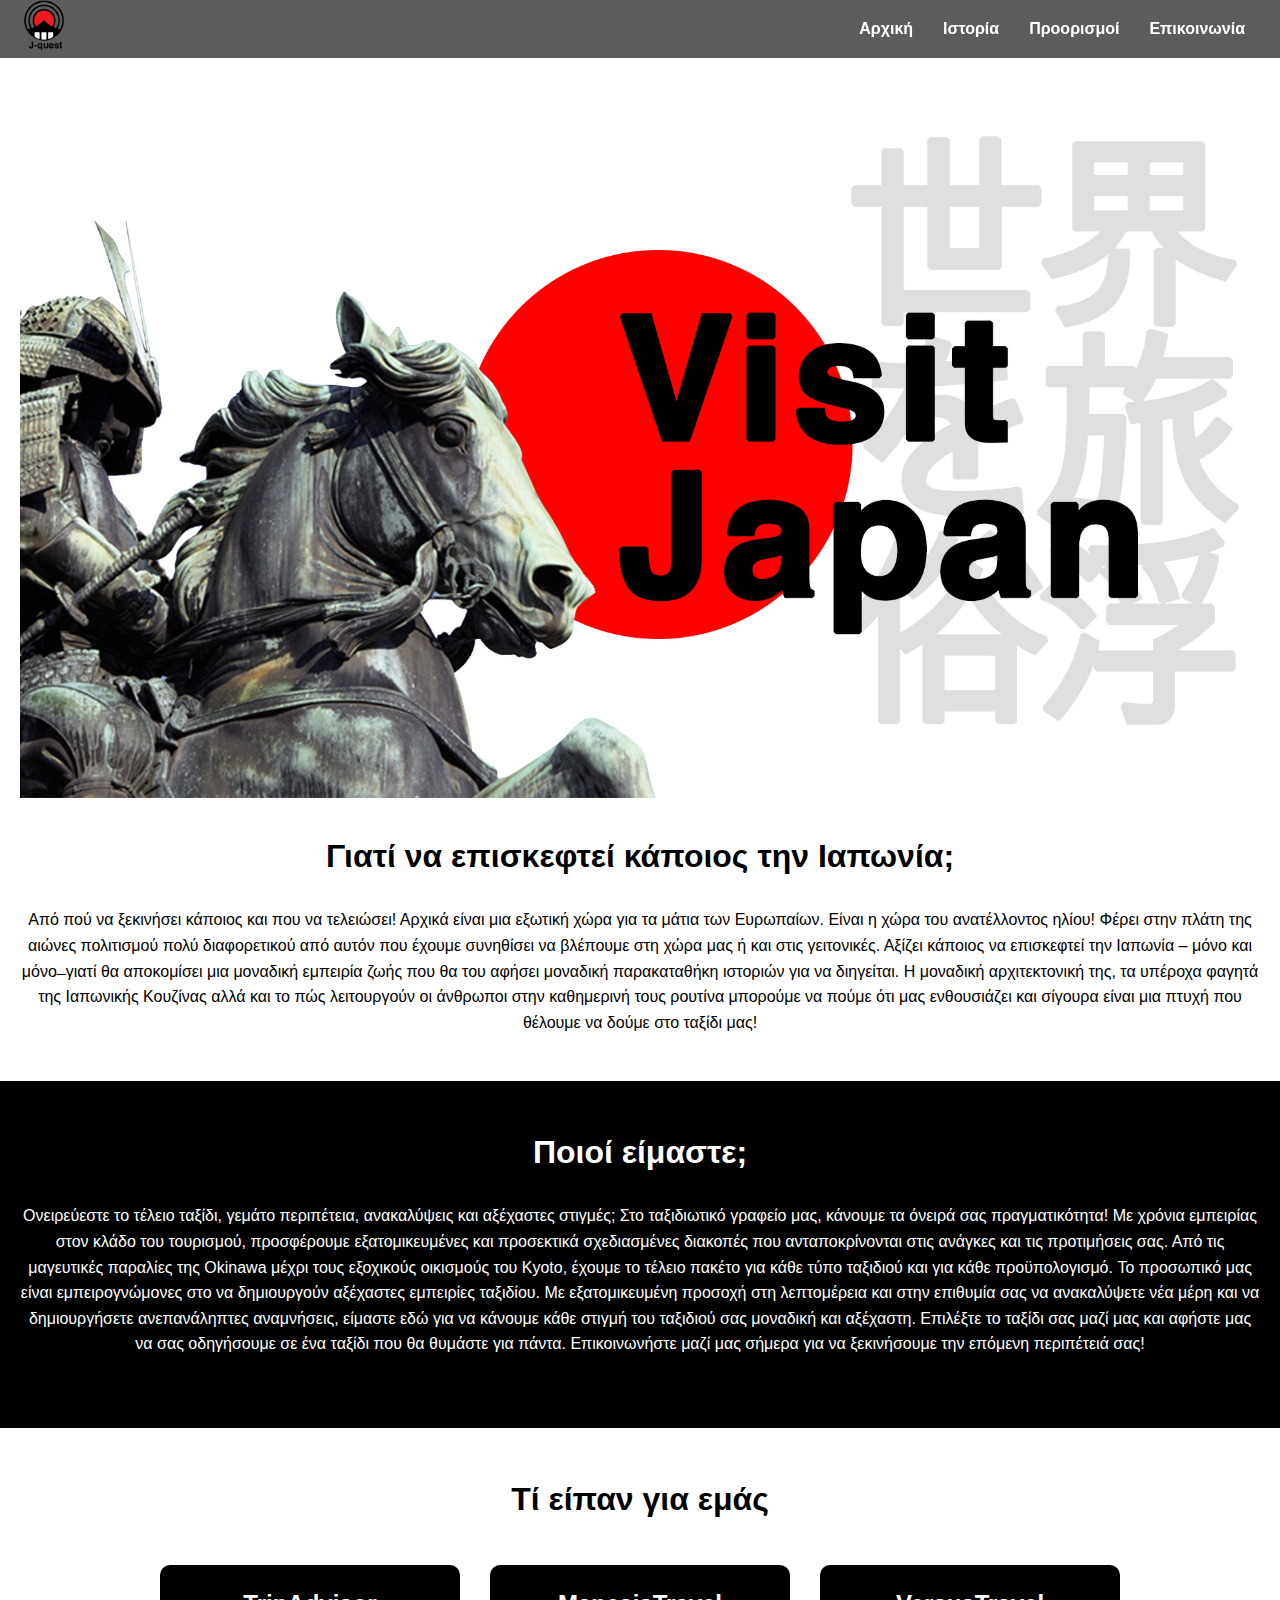
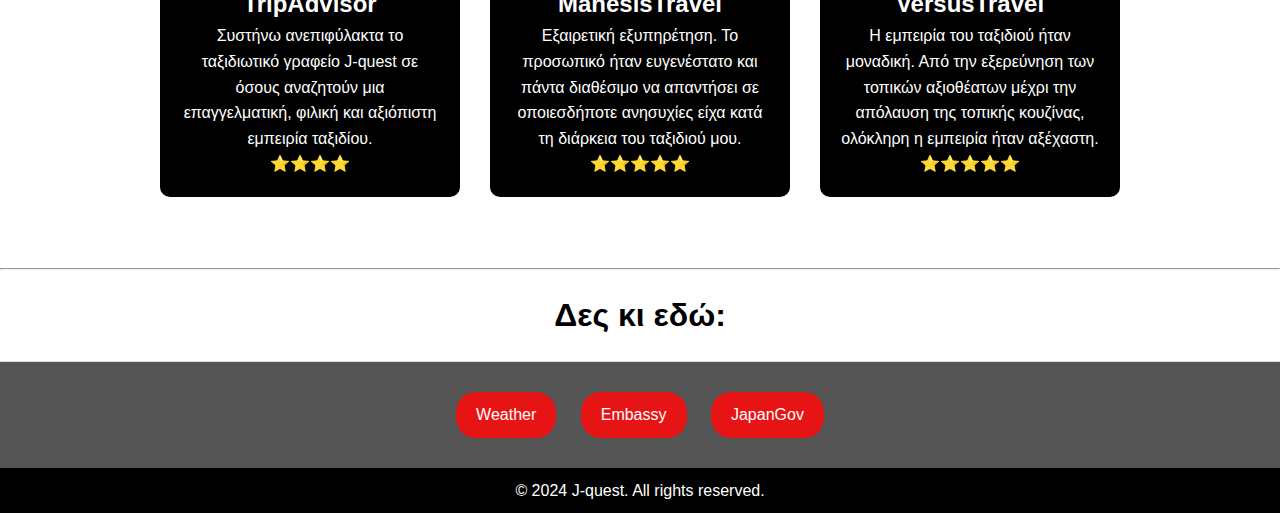
<file: index.html>
<!DOCTYPE html>
<html lang="en">
<head>
    <meta charset="UTF-8">
    <meta name="viewport" content="width=device-width, initial-scale=1.0">
    <title>Visit Japan</title>
    <link rel="stylesheet" href="style.css">
    <link rel="icon" type="image/x-icon" href="./Untitled-1.png">
   
</head>
<body>
    <header>
        <nav>
            <div class="logo">
                <a href="index.html">
                <img src="./Untitled-1.png" alt="Logo">
                </a>
            </div>
            
            <ul class="menu">
                <li><a href="index.html">Αρχική</a></li>
                <li><a href="history.html">Ιστορία</a></li>
                <li><a href="destination.html">Προορισμοί</a></li>
                <li><a href="form.html">Επικοινωνία</a></li>
            </ul>
        </nav>
    </header>

 

    <main>
        <section id="home" class="content"> 
            
            <img src="./firtspage2.jpg"><br><br>
            <h1>Γιατί να επισκεφτεί κάποιος την Ιαπωνία;</h1> <br>
            <p>Από πού να ξεκινήσει κάποιος και που να τελειώσει! Αρχικά είναι μια εξωτική χώρα για τα μάτια των Ευρωπαίων. Είναι η χώρα του ανατέλλοντος ηλίου! Φέρει στην πλάτη της αιώνες πολιτισμού πολύ διαφορετικού από αυτόν που έχουμε συνηθίσει να βλέπουμε στη χώρα μας ή και στις γειτονικές. Αξίζει κάποιος να επισκεφτεί την Ιαπωνία –  μόνο και μόνο  ̶  γιατί θα αποκομίσει μια μοναδική εμπειρία ζωής που θα του αφήσει μοναδική παρακαταθήκη ιστοριών για να διηγείται. Η μοναδική αρχιτεκτονική της, τα υπέροχα φαγητά της Ιαπωνικής Κουζίνας αλλά και το πώς λειτουργούν οι άνθρωποι στην καθημερινή τους ρουτίνα μπορούμε να πούμε ότι μας ενθουσιάζει και σίγουρα είναι μια πτυχή που θέλουμε να δούμε στο ταξίδι μας!</p>
        </section><br>
        <section class="content2">
            <br><h1>Ποιοί είμαστε;</h1> <br>
            <p>Ονειρεύεστε το τέλειο ταξίδι, γεμάτο περιπέτεια, ανακαλύψεις και αξέχαστες στιγμές; Στο ταξιδιωτικό γραφείο μας, κάνουμε τα όνειρά σας πραγματικότητα!

                Με χρόνια εμπειρίας στον κλάδο του τουρισμού, προσφέρουμε εξατομικευμένες και προσεκτικά σχεδιασμένες διακοπές που ανταποκρίνονται στις ανάγκες και τις προτιμήσεις σας. Από τις μαγευτικές παραλίες της Okinawa μέχρι τους εξοχικούς οικισμούς του Kyoto, έχουμε το τέλειο πακέτο για κάθε τύπο ταξιδιού και για κάθε προϋπολογισμό.
                
                To προσωπικό μας είναι εμπειρογνώμονες στο να δημιουργούν αξέχαστες εμπειρίες ταξιδίου. Με εξατομικευμένη προσοχή στη λεπτομέρεια και στην επιθυμία σας να ανακαλύψετε νέα μέρη και να δημιουργήσετε ανεπανάληπτες αναμνήσεις, είμαστε εδώ για να κάνουμε κάθε στιγμή του ταξιδιού σας μοναδική και αξέχαστη.
                
                Επιλέξτε το ταξίδι σας μαζί μας και αφήστε μας να σας οδηγήσουμε σε ένα ταξίδι που θα θυμάστε για πάντα. Επικοινωνήστε μαζί μας σήμερα για να ξεκινήσουμε την επόμενη περιπέτειά σας!</p> <br><br>
        </section>


       <br> <section class="content">
            <h1>Τί είπαν για εμάς</h1>

        </section>
        <section class="content">
            <div class="columns">
                <div class="column">
                    <h2>TripAdvisor</h2>
                    <p>Συστήνω ανεπιφύλακτα το ταξιδιωτικό γραφείο J-quest σε όσους αναζητούν μια επαγγελματική, φιλική και αξιόπιστη εμπειρία ταξιδίου. <br>⭐⭐⭐⭐</p>
                </div>
                <div class="column">
                    <h2>ManesisTravel</h2>
                    <p> Εξαιρετική εξυπηρέτηση. Το προσωπικό ήταν ευγενέστατο και  πάντα διαθέσιμο να απαντήσει σε οποιεσδήποτε ανησυχίες είχα κατά τη διάρκεια του ταξιδιού μου. <br>⭐⭐⭐⭐⭐</p>
                </div>
                <div class="column">
                    <h2>VersusTravel</h2>
                    <p>Η εμπειρία του ταξιδιού ήταν μοναδική. Από την εξερεύνηση των τοπικών αξιοθέατων μέχρι την απόλαυση της τοπικής κουζίνας, ολόκληρη η εμπειρία ήταν αξέχαστη. <br>⭐⭐⭐⭐⭐</p>
                </div>
                
            </div>
        </section> <br> <br>
        <hr>
        <section class="content">
            <h1>Δες κι εδώ:</h1>

        </section>
        <section class="buttons-section">
    
            <a href="https://www.accuweather.com/en/jp/tokyo/226396/weather-forecast/226396" target="_blank" rel="noopener noreferrer" class="btn">Weather</a>
            <a href="https://www.gr.emb-japan.go.jp/itprtop_el/index.html" target="_blank" rel="noopener noreferrer" class="btn">Embassy</a>
            <a href="https://www.japan.go.jp/" target="_blank" rel="noopener noreferrer" class="btn">JapanGov</a>
        </section>

    </main>

    <footer>
        <p>&copy; 2024 J-quest. All rights reserved.</p>
    </footer>
</body>
</html>
</file>
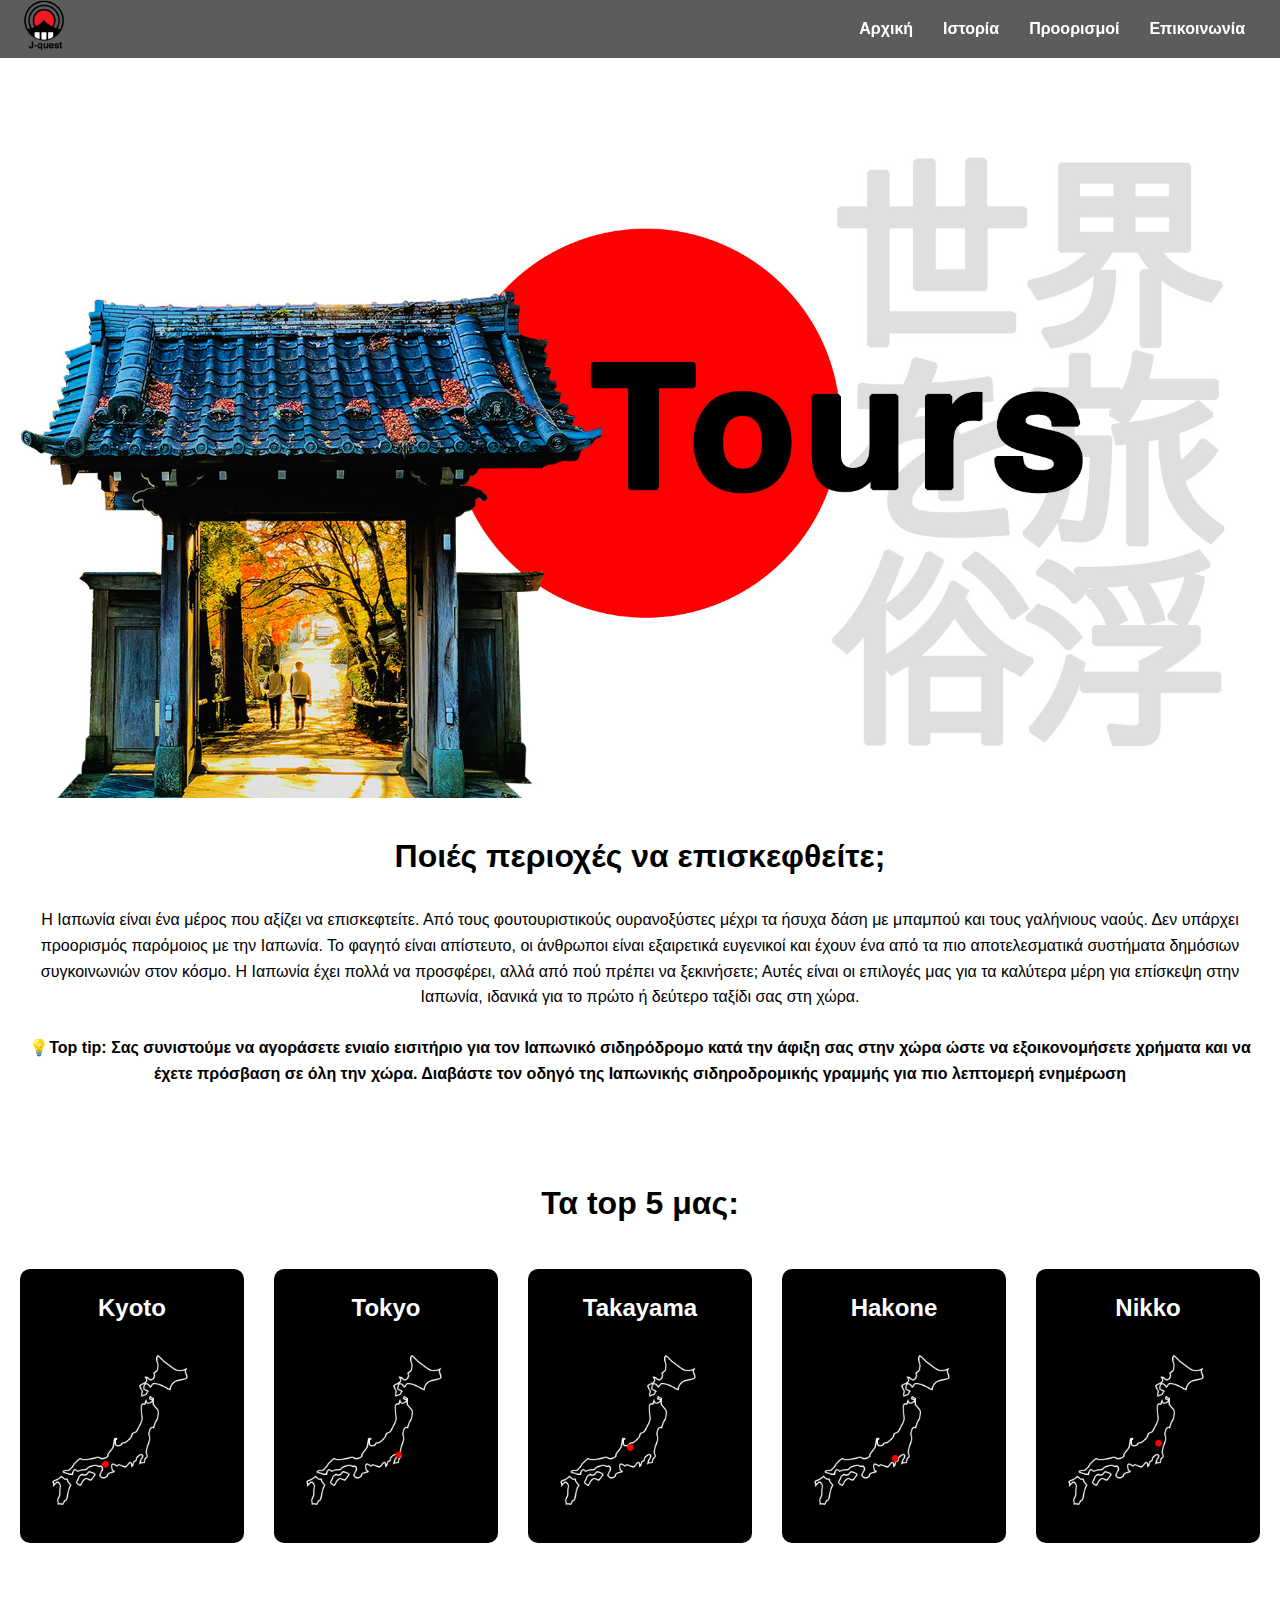
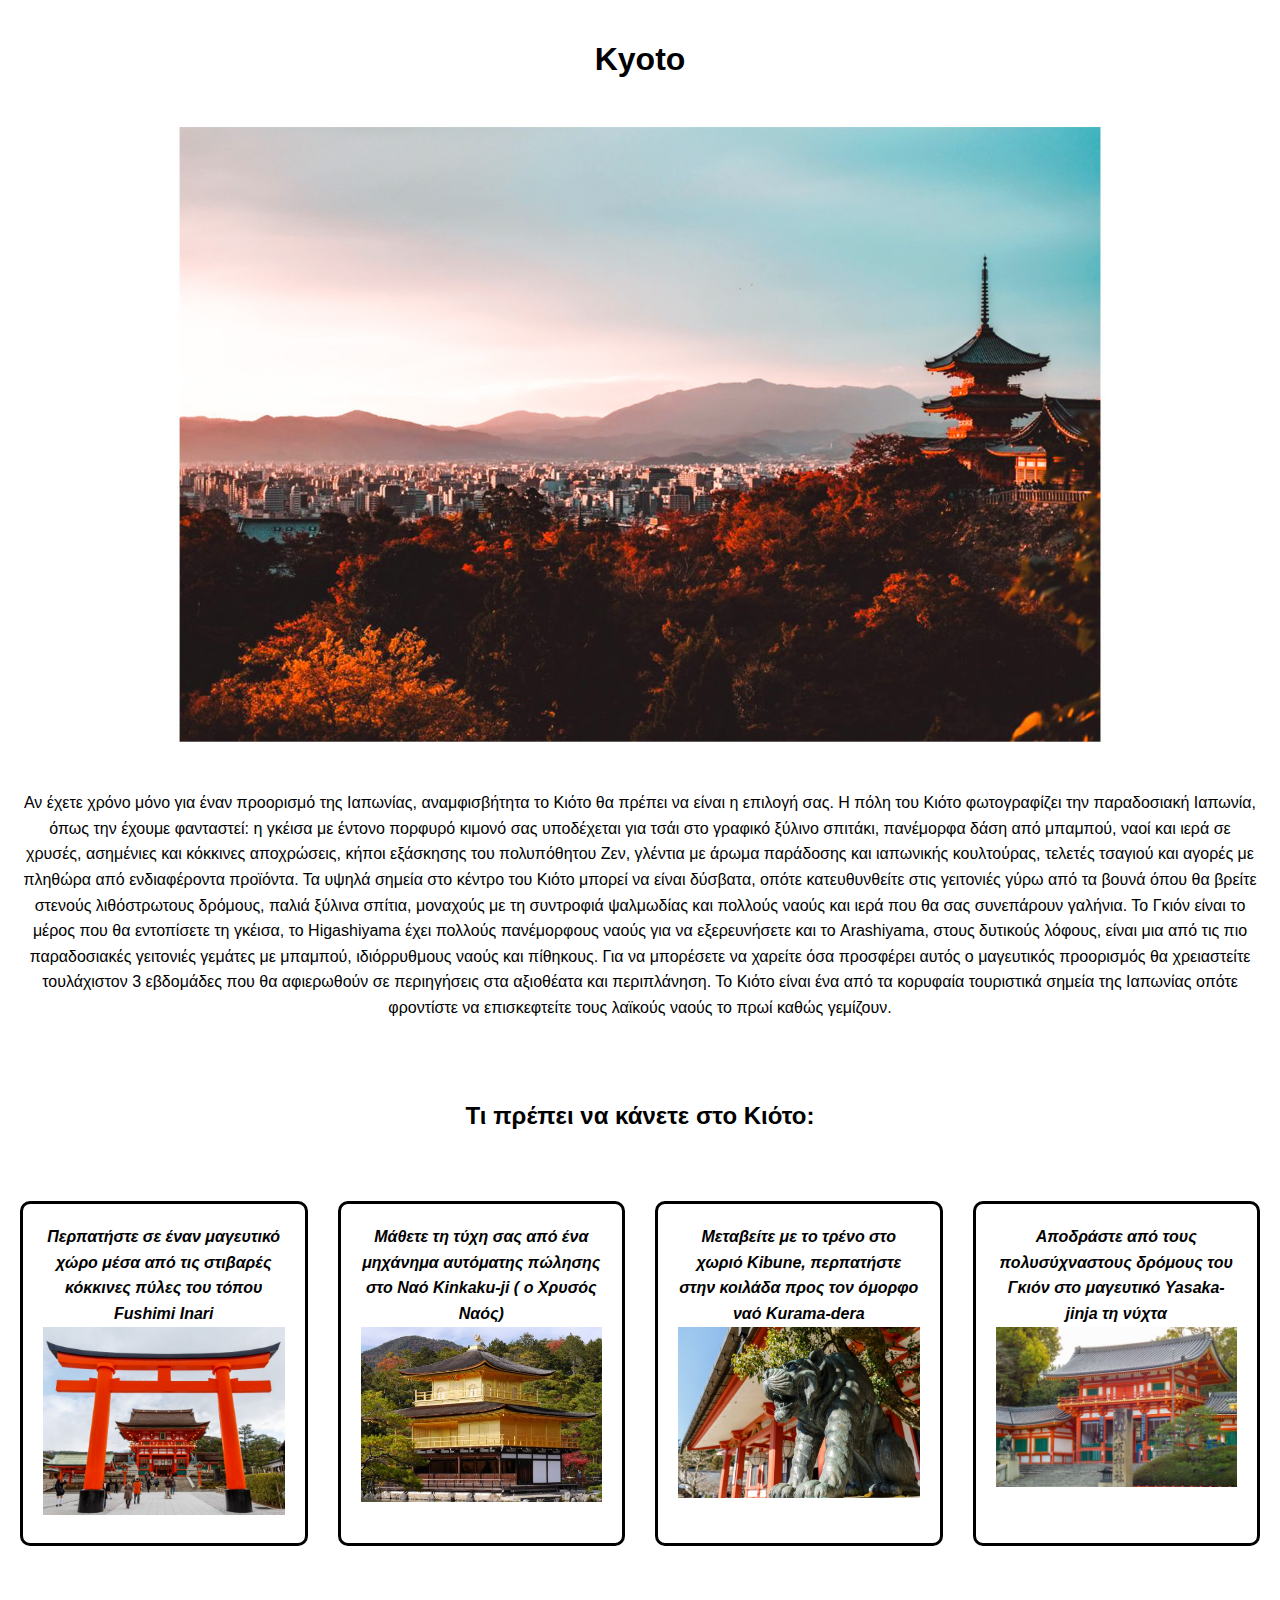
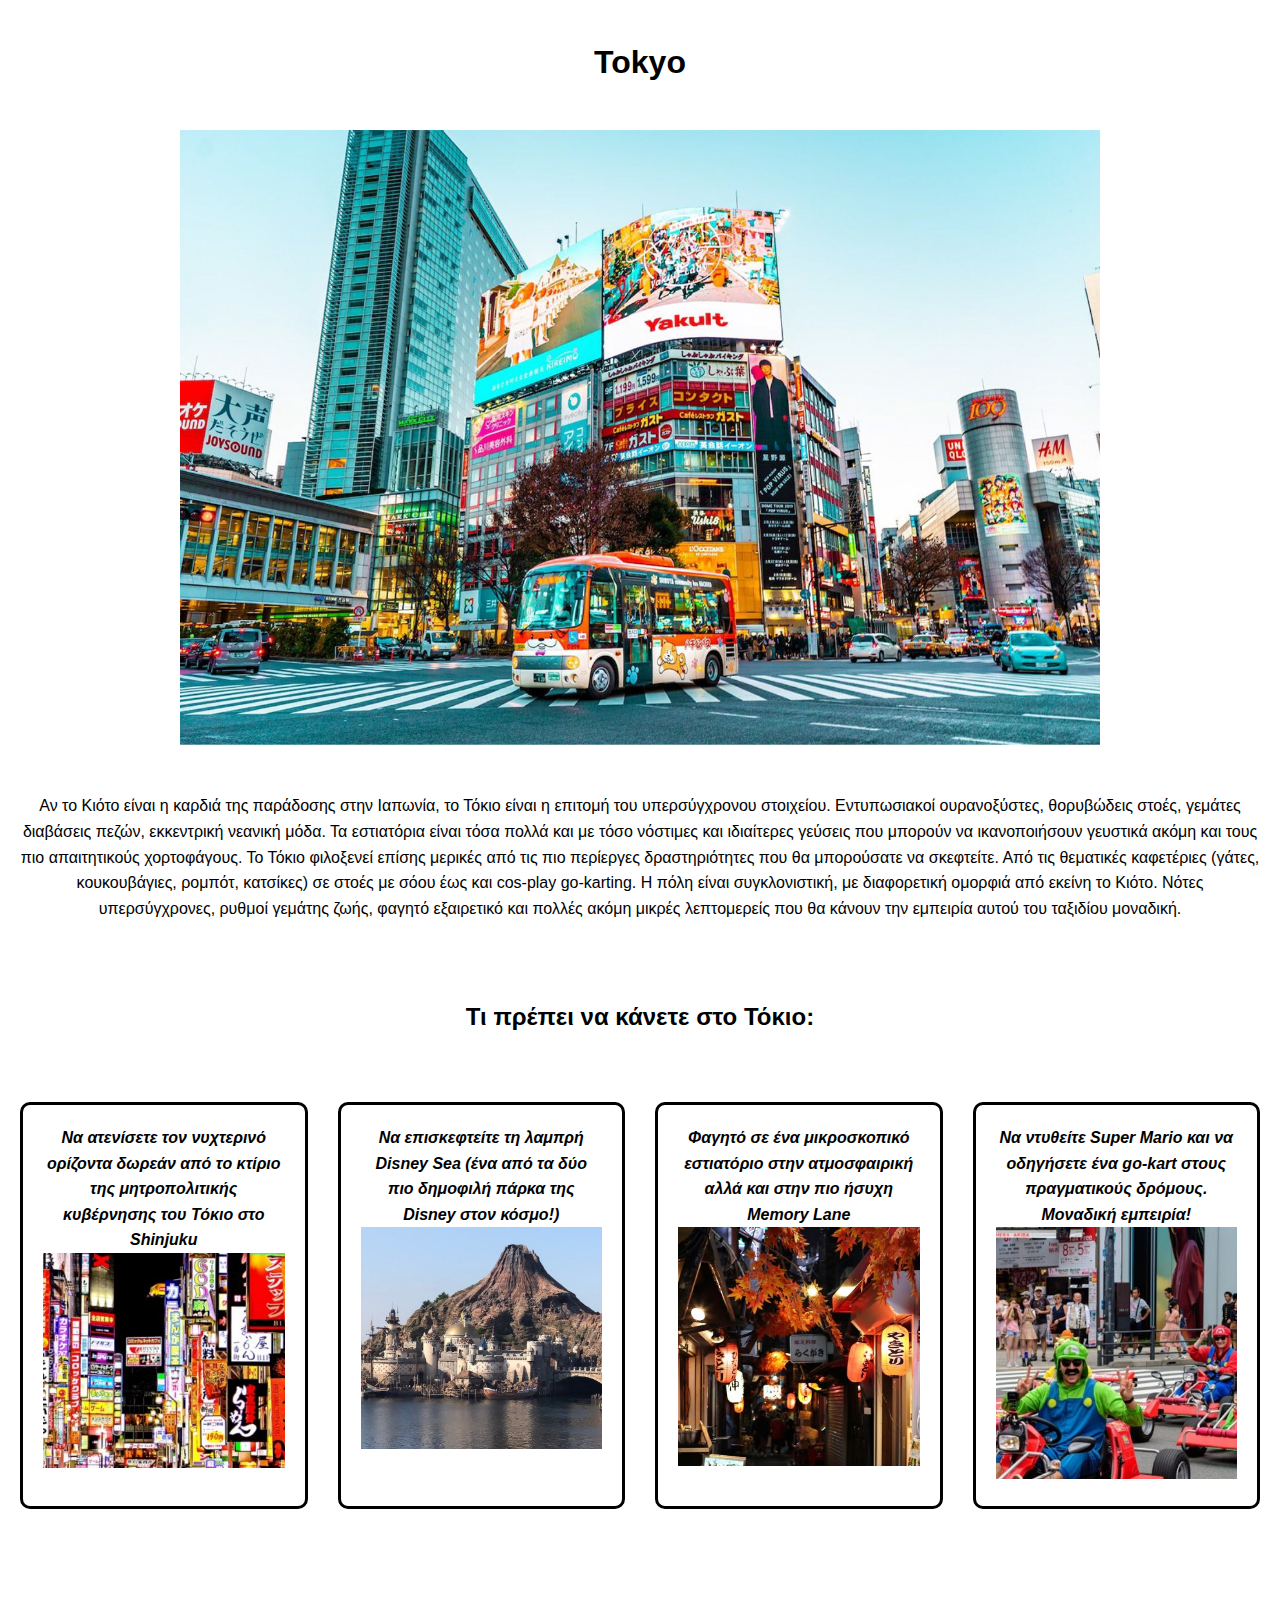
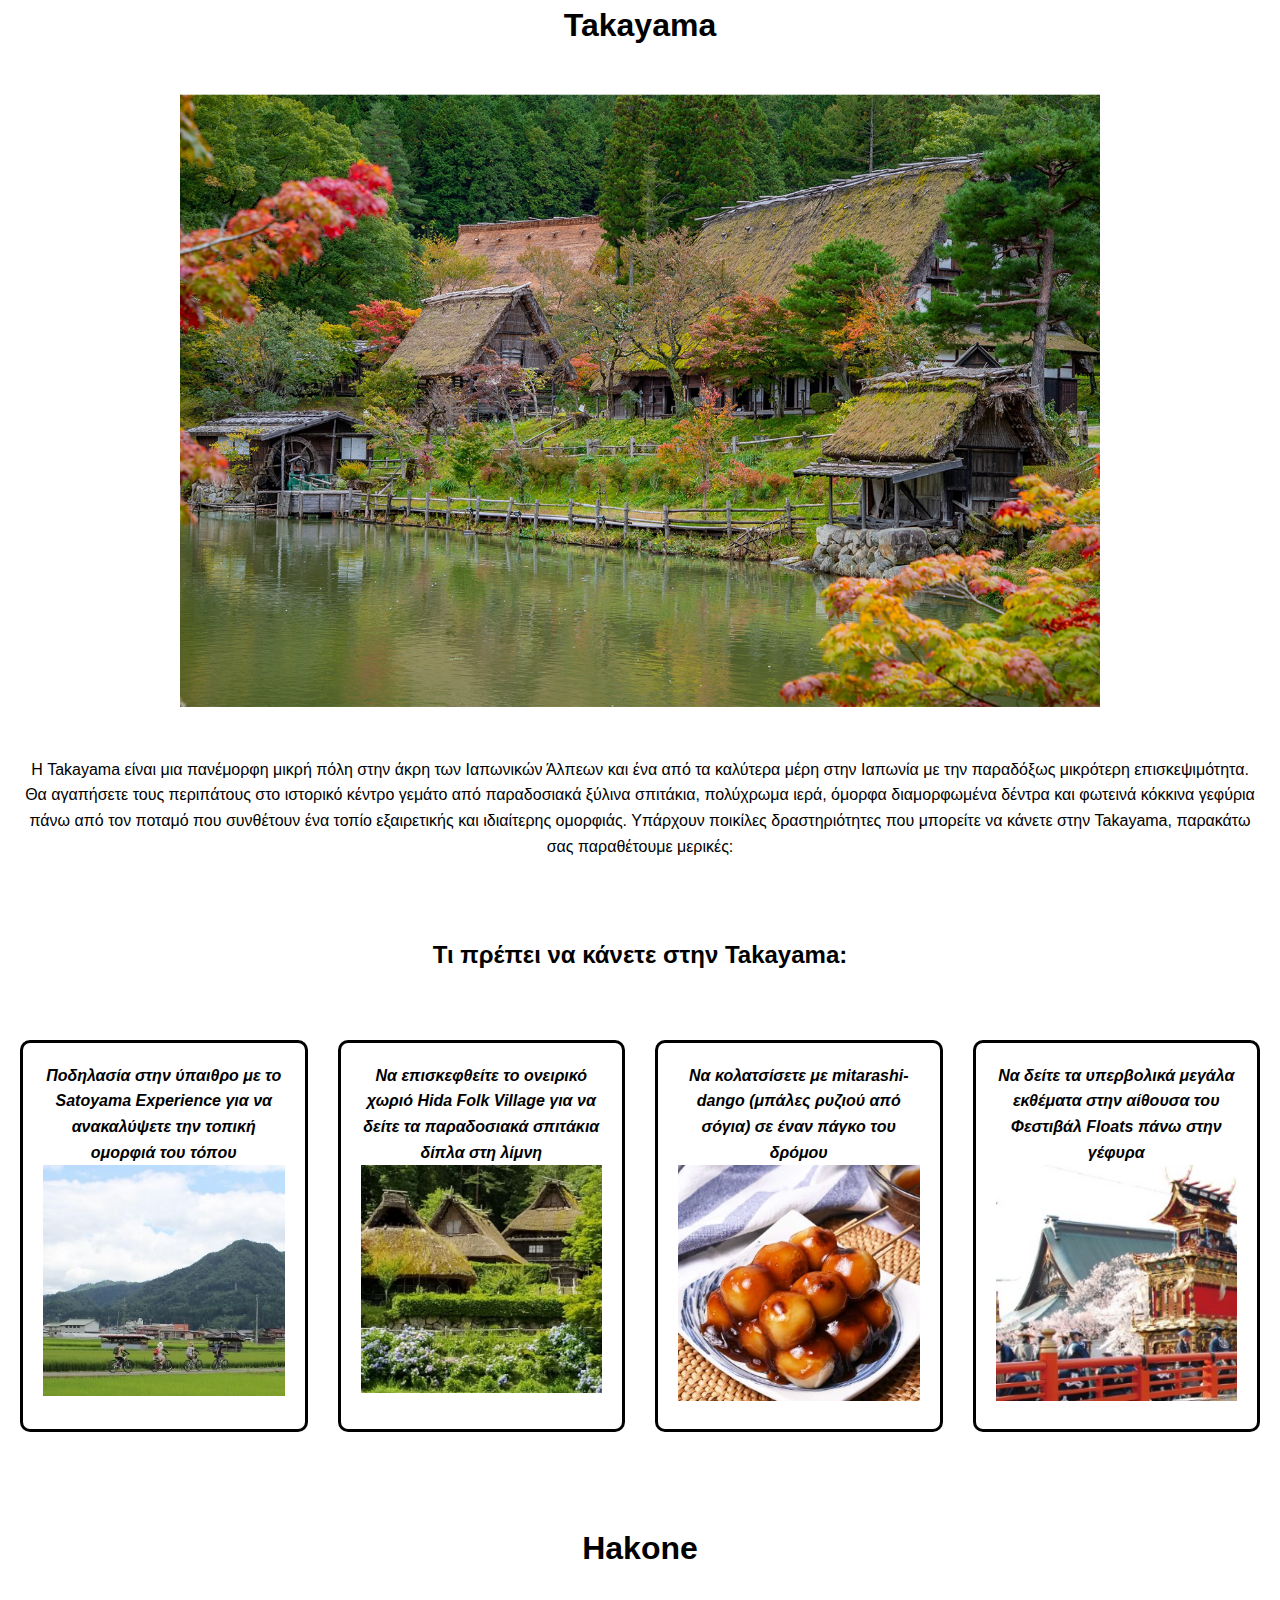
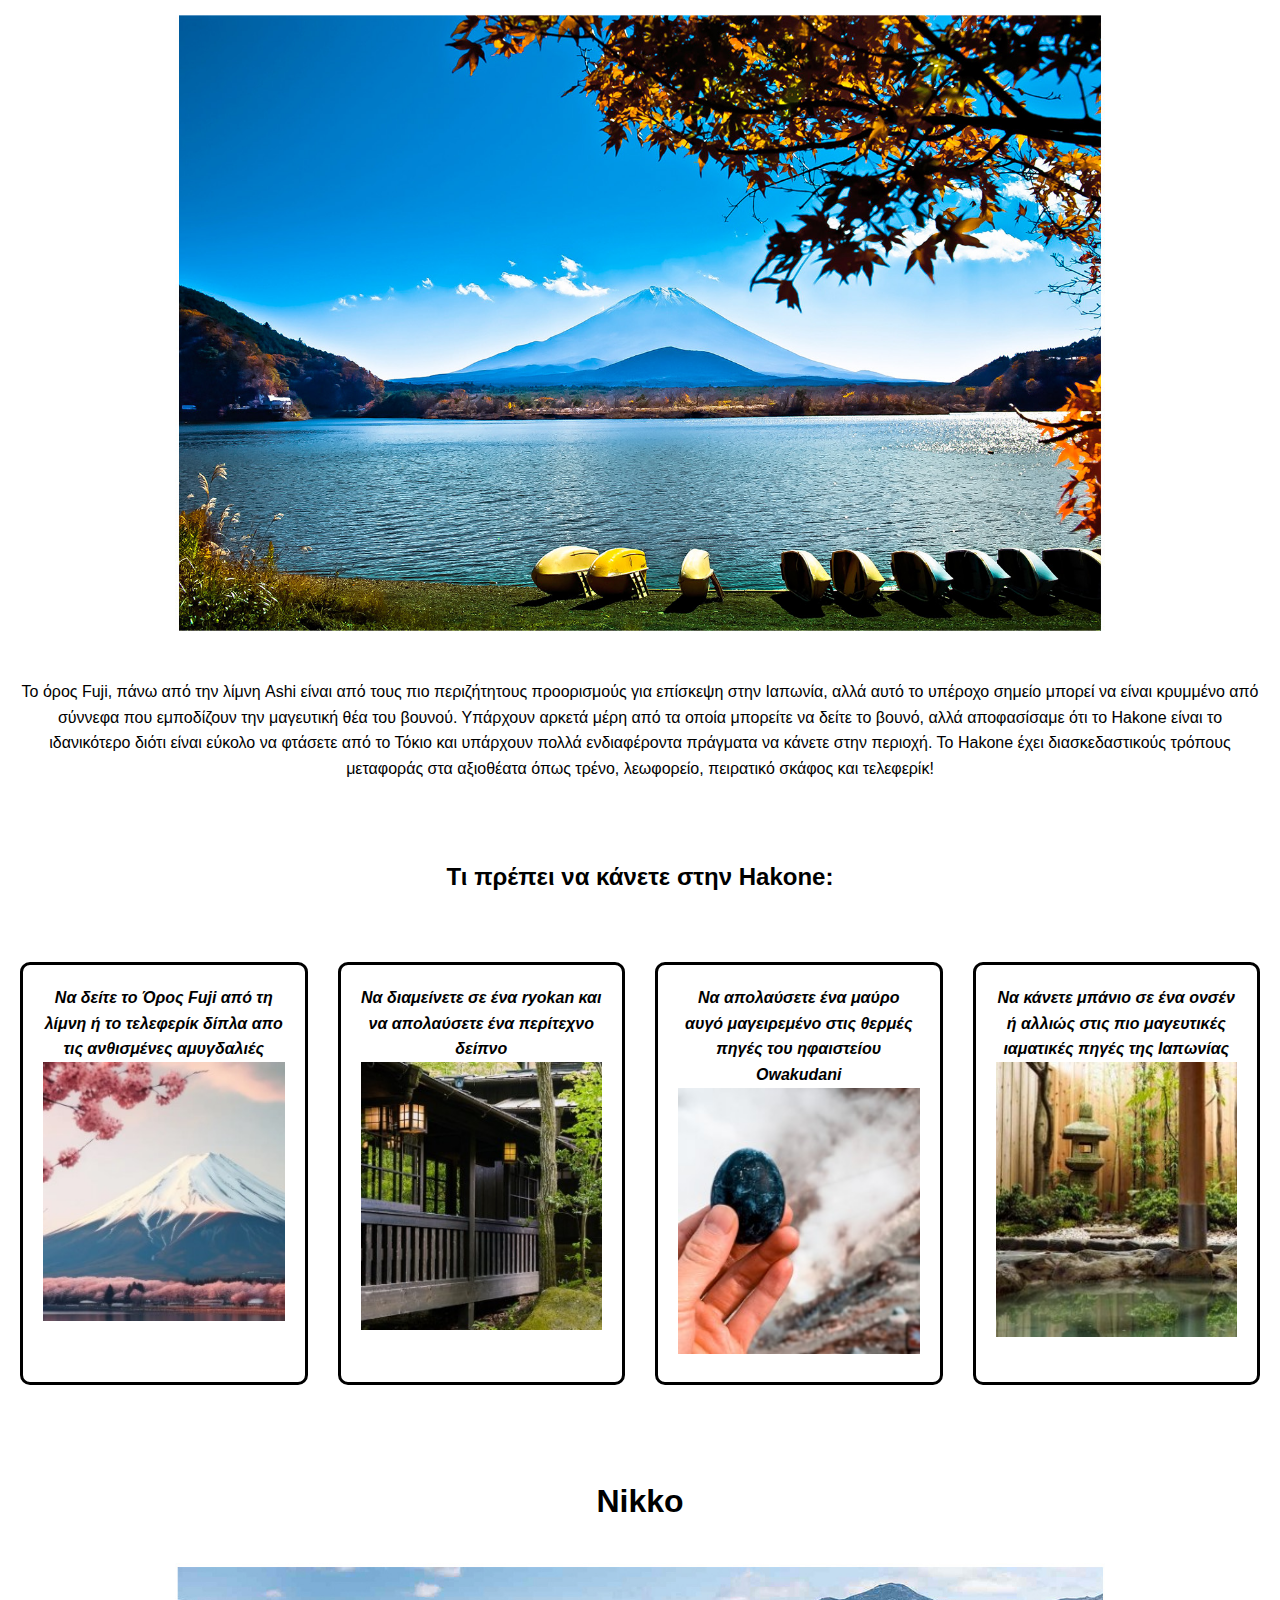
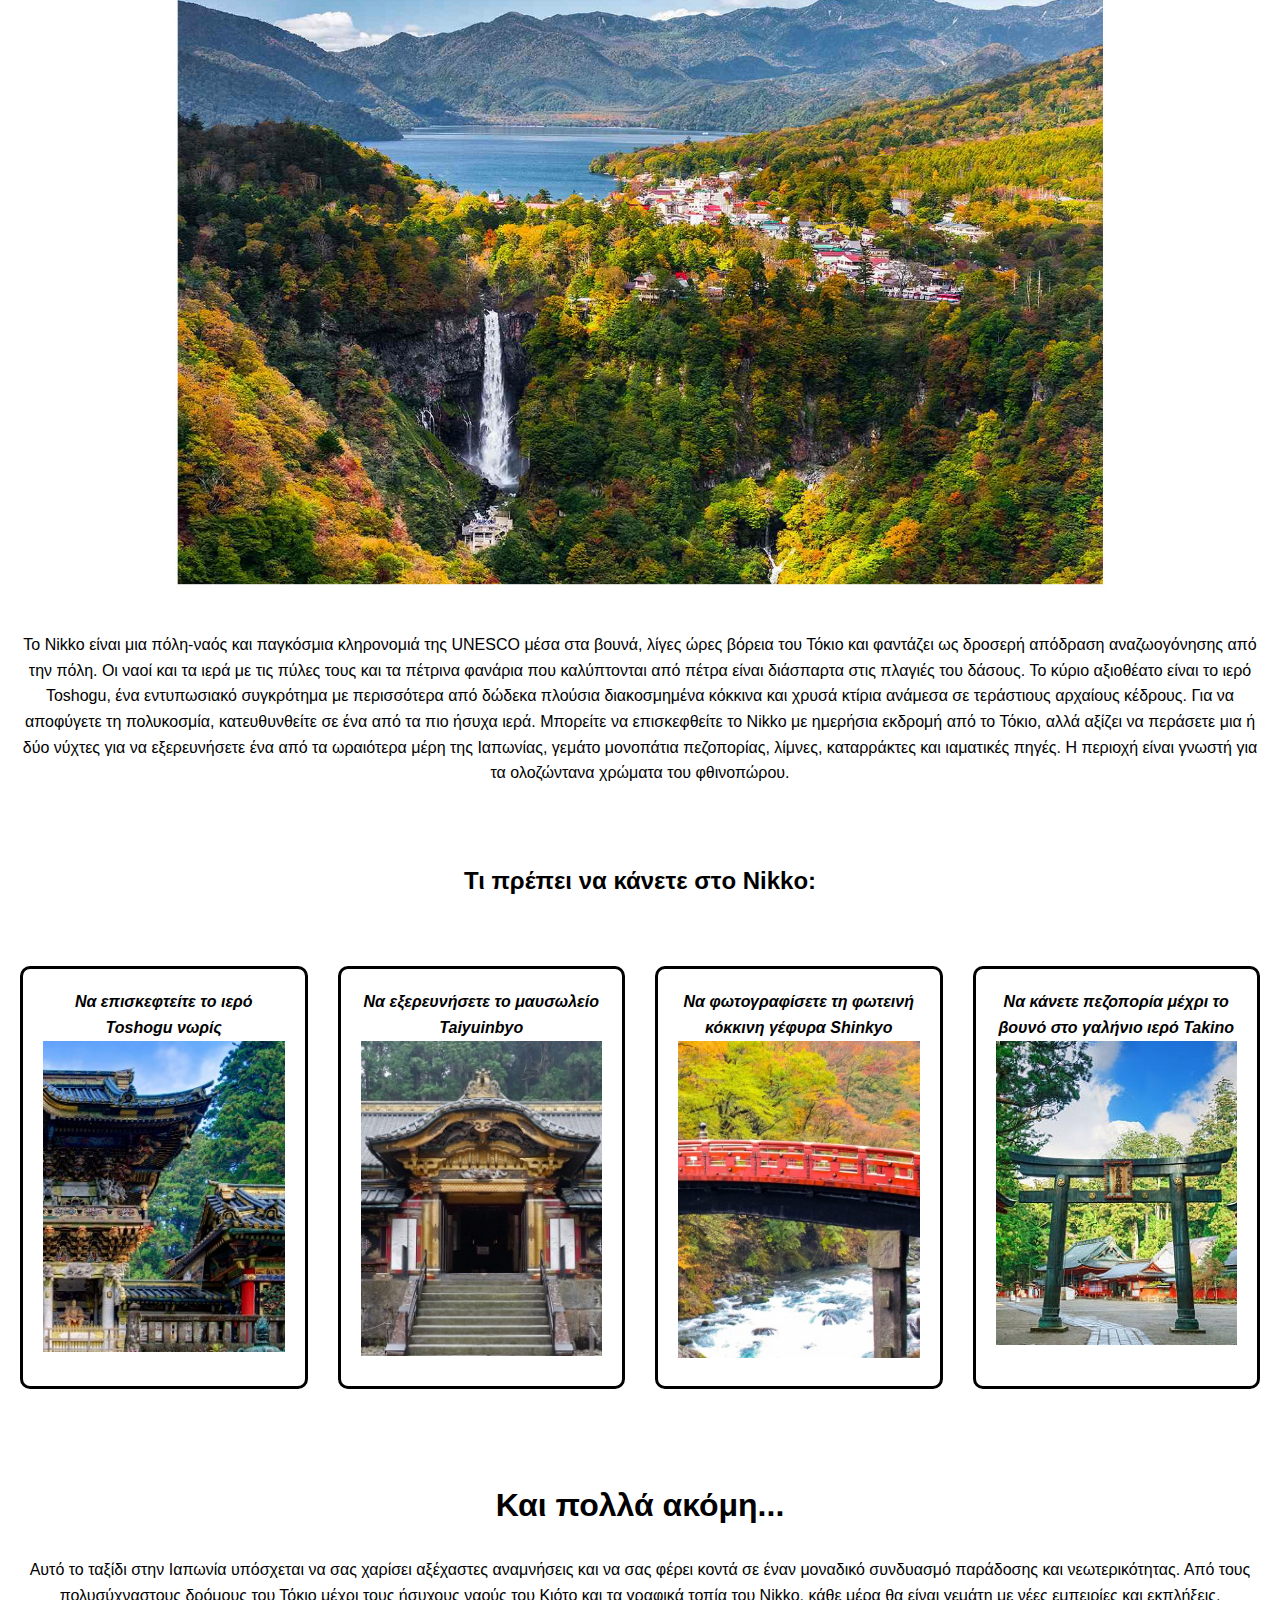
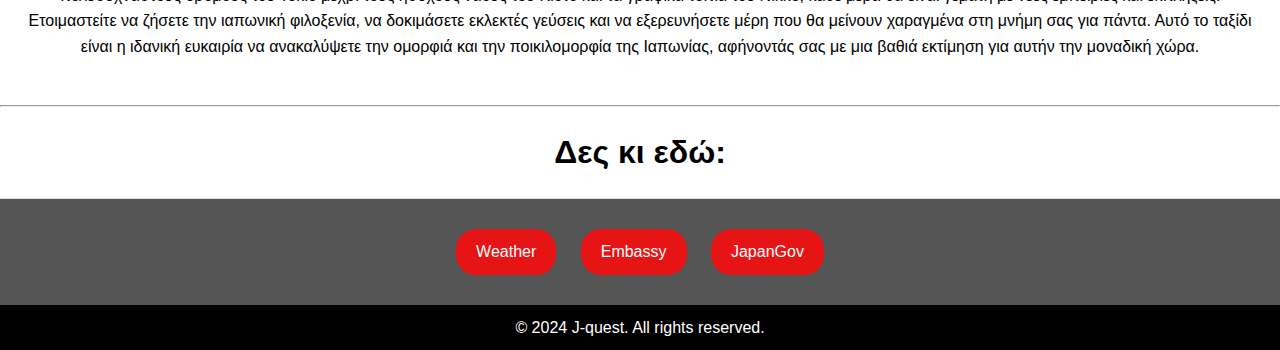
<file: destination.html>
<!DOCTYPE html>
<html lang="en">
<head>
    <meta charset="UTF-8">
    <meta name="viewport" content="width=device-width, initial-scale=1.0">
    <title>Visit Japan</title>
    <link rel="stylesheet" href="style.css">
    <link rel="icon" type="image/x-icon" href="./Untitled-1.png">
</head>
<body>
    <header>
        <nav>
            <div class="logo">
                <a href="index.html">
                <img src="./Untitled-1.png" alt="Logo">
                </a>
            </div>
            <ul class="menu">
                <li><a href="index.html">Αρχική</a></li>
                <li><a href="history.html">Ιστορία</a></li>
                <li><a href="destination.html">Προορισμοί</a></li>
                <li><a href="form.html">Επικοινωνία</a></li>
            </ul>
        </nav>
    </header>

    <main>
        <section id="home" class="content"> 
            
            <img src="./tours.jpg"><br><br>
            <h1>Ποιές περιοχές να επισκεφθείτε;</h1> <br>
            <p>Η Ιαπωνία είναι ένα μέρος που αξίζει να επισκεφτείτε. Από τους φουτουριστικούς ουρανοξύστες μέχρι τα ήσυχα δάση με μπαμπού και τους γαλήνιους ναούς. Δεν υπάρχει προορισμός παρόμοιος με την Ιαπωνία.
                Το φαγητό είναι απίστευτο, οι άνθρωποι είναι εξαιρετικά ευγενικοί και έχουν ένα από τα πιο αποτελεσματικά συστήματα δημόσιων συγκοινωνιών στον κόσμο.
                Η Ιαπωνία έχει πολλά να προσφέρει, αλλά από πού πρέπει να ξεκινήσετε; Αυτές είναι οι επιλογές μας για τα καλύτερα μέρη για επίσκεψη στην Ιαπωνία, ιδανικά για το πρώτο ή δεύτερο ταξίδι σας στη χώρα. </p> <br>
                <h4> 💡Top tip: Σας συνιστούμε να αγοράσετε ενιαίο εισιτήριο για τον Ιαπωνικό σιδηρόδρομο κατά την άφιξη σας στην χώρα ώστε να εξοικονομήσετε χρήματα και να έχετε πρόσβαση σε όλη την χώρα.  Διαβάστε τον οδηγό της Ιαπωνικής σιδηροδρομικής γραμμής για πιο λεπτομερή ενημέρωση</h4>
        </section><br>
        


       <br> <section class="content">
        
            <h1>Τα top 5 μας:</h1>

        </section>
        <section class="content">
            <div class="columns">
                <div class="column">
                    <a href="#kyoto"><h2>Kyoto</h2></a> <br>
                    <img src="./Screenshot_1.png">
                </div>
                <div class="column">
                    <a href="#tokyo"><h2>Tokyo</h2></a> <br>
                    <img src="./Screenshot_2.png">
                </div>
                <div class="column">
                    <a href="#Takayama"><h2>Takayama</h2></a> <br>
                    <img src="./Takayama.png">
                </div>
                <div class="column">
                    <a href="#hakone"><h2>Hakone</h2></a> <br>
                    <img src="./hakone.png">
                </div>
                <div class="column">
                    <a href="#Nikko"><h2>Nikko</h2></a> <br>
                    <img src="./nikko.png">
                </div>
                
                
            </div>
        </section> <br> <br>
       


        <section id="home" class="content"> 
            <h1>Kyoto</h1>
            <a id="kyoto">
            <img src="./Kiyomizu-dera-Kyoto-Japan-1140x760.jpg">
            </a>
            
            <p>Αν έχετε χρόνο μόνο για έναν προορισμό της Ιαπωνίας, αναμφισβήτητα το Κιότο θα πρέπει να είναι η επιλογή σας. Η πόλη του Κιότο φωτογραφίζει την παραδοσιακή Ιαπωνία, όπως την έχουμε φανταστεί:  η γκέισα με έντονο πορφυρό κιμονό σας υποδέχεται για τσάι στο γραφικό ξύλινο σπιτάκι, πανέμορφα δάση από μπαμπού, ναοί και ιερά σε χρυσές, ασημένιες και κόκκινες αποχρώσεις, κήποι εξάσκησης του πολυπόθητου Ζεν, γλέντια με άρωμα παράδοσης και ιαπωνικής κουλτούρας, τελετές τσαγιού και αγορές με πληθώρα από ενδιαφέροντα προϊόντα.
                Τα υψηλά σημεία στο κέντρο του Κιότο μπορεί να είναι δύσβατα, οπότε κατευθυνθείτε στις γειτονιές γύρω από τα βουνά όπου θα βρείτε στενούς λιθόστρωτους δρόμους, παλιά ξύλινα σπίτια, μοναχούς  με τη συντροφιά ψαλμωδίας και πολλούς ναούς και ιερά που θα σας συνεπάρουν γαλήνια.                
                Το Γκιόν είναι το μέρος που θα εντοπίσετε τη γκέισα, το Higashiyama έχει πολλούς πανέμορφους ναούς για να εξερευνήσετε και το Arashiyama, στους δυτικούς λόφους, είναι μια από τις πιο παραδοσιακές γειτονιές γεμάτες με μπαμπού, ιδιόρρυθμους ναούς και πίθηκους.
                Για να μπορέσετε να χαρείτε όσα προσφέρει αυτός ο μαγευτικός προορισμός  θα χρειαστείτε τουλάχιστον 3  εβδομάδες που θα αφιερωθούν σε περιηγήσεις στα αξιοθέατα και περιπλάνηση. Το Κιότο είναι ένα από τα κορυφαία τουριστικά σημεία της Ιαπωνίας οπότε φροντίστε να επισκεφτείτε τους λαϊκούς ναούς το πρωί καθώς γεμίζουν.</p> <br><br><br> 
                <h2>Τι πρέπει να κάνετε στο Κιότο:</h2> 

        </section><br>
        <section class="content">
            <div class="columns">
                <div class="column4">
                    <h4><i>Περπατήστε σε έναν μαγευτικό χώρο μέσα από τις στιβαρές κόκκινες πύλες του τόπου Fushimi Inari
                    </i></h4> 
                    <img src="./Screenshot_3.jpg"> 
                   
                </div>
                <div class="column4">
                    <h4><i>Μάθετε τη τύχη σας από ένα μηχάνημα αυτόματης πώλησης στο Ναό Kinkaku-ji ( ο Χρυσός Ναός)
                    </i></h4>
                    <img src="./Screenshot_4.jpg">
                </div>
                <div class="column4">
                    <h4><i>Mεταβείτε με το τρένο στο χωριό Kibune, περπατήστε στην κοιλάδα προς τον όμορφο ναό Kurama-dera
                    </i></h4>
                    <img src="./Screenshot_5.jpg">
                </div>
                <div class="column4">
                    <h4><i>Αποδράστε από τους πολυσύχναστους δρόμους του Γκιόν στο μαγευτικό Yasaka-jinja τη νύχτα

                    </i></h4> 
                    <img src="./Screenshot_6.jpg">
                </div>
               
                
            </div>
        </section> <br> <br>

        <section id="home" class="content"> 
            <h1>Tokyo</h1>
            <a id="tokyo">
            <img src="./tokyo.jpg">
            </a>
            
            <p>Αν το Κιότο είναι η καρδιά της παράδοσης στην Ιαπωνία, το Τόκιο είναι η επιτομή του υπερσύγχρονου στοιχείου. Εντυπωσιακοί ουρανοξύστες, θορυβώδεις στοές, γεμάτες  διαβάσεις πεζών, εκκεντρική νεανική μόδα. Τα εστιατόρια είναι τόσα πολλά και με τόσο νόστιμες και ιδιαίτερες  γεύσεις που μπορούν να ικανοποιήσουν γευστικά ακόμη και τους πιο απαιτητικούς χορτοφάγους.
                Το Τόκιο φιλοξενεί επίσης μερικές από τις πιο περίεργες δραστηριότητες που θα μπορούσατε  να σκεφτείτε. Από τις θεματικές καφετέριες (γάτες, κουκουβάγιες, ρομπότ, κατσίκες) σε στοές με σόου έως και cos-play go-karting.                
                Η πόλη είναι συγκλονιστική, με διαφορετική ομορφιά από εκείνη το Κιότο. Νότες υπερσύγχρονες, ρυθμοί γεμάτης ζωής, φαγητό εξαιρετικό και πολλές ακόμη μικρές λεπτομερείς που θα κάνουν την εμπειρία αυτού του ταξιδίου μοναδική.</p> <br><br><br> 
                <h2>Τι πρέπει να κάνετε στο Τόκιο:</h2> 

        </section><br>
        <section class="content">
            <div class="columns">
                <div class="column4">
                    <h4><i>Να ατενίσετε τον νυχτερινό ορίζοντα δωρεάν από το κτίριο της μητροπολιτικής κυβέρνησης του Τόκιο στο Shinjuku

                    </i></h4> 
                    <img src="./Screenshot_7.jpg"> 
                   
                </div>
                <div class="column4">
                    <h4><i>Να επισκεφτείτε τη λαμπρή Disney Sea (ένα από τα δύο πιο δημοφιλή πάρκα της Disney στον κόσμο!) 
                    </i></h4>
                    <img src="./Screenshot_8.jpg">
                </div>
                <div class="column4">
                    <h4><i>Φαγητό σε ένα μικροσκοπικό εστιατόριο στην ατμοσφαιρική αλλά και στην πιο ήσυχη Memory Lane

                    </i></h4>
                    <img src="./Screenshot_9.jpg">
                </div>
                <div class="column4">
                    <h4><i>Να ντυθείτε Super Mario και να οδηγήσετε ένα go-kart στους πραγματικούς δρόμους. Μοναδική εμπειρία!

                    </i></h4>
                    <img src="./Screenshot_10.jpg">
                </div>
            </div>
        </section> <br> <br>

        <section id="home" class="content"> 
            <h1>Takayama</h1>
            <a id="Takayama">
            <img src="./Takayam.jpg">
            </a>
            
            <p>Η Takayama είναι μια πανέμορφη μικρή πόλη στην άκρη των Ιαπωνικών Άλπεων και ένα από τα καλύτερα μέρη στην Ιαπωνία με την παραδόξως μικρότερη επισκεψιμότητα. Θα αγαπήσετε τους περιπάτους στο ιστορικό κέντρο γεμάτο από παραδοσιακά ξύλινα σπιτάκια, πολύχρωμα ιερά, όμορφα διαμορφωμένα δέντρα και φωτεινά κόκκινα γεφύρια πάνω από τον ποταμό που συνθέτουν ένα τοπίο εξαιρετικής και ιδιαίτερης ομορφιάς. Υπάρχουν ποικίλες δραστηριότητες που μπορείτε να κάνετε στην Takayama, παρακάτω σας παραθέτουμε μερικές:</p> <br><br><br> 
                <h2>Τι πρέπει να κάνετε στην Takayama:</h2> 

        </section><br>
        <section class="content">
            <div class="columns">
                <div class="column4">
                    <h4><i>Ποδηλασία στην ύπαιθρο με το Satoyama Experience για να ανακαλύψετε την τοπική ομορφιά του τόπου
                    </i></h4> 
                    <img src="./Screenshot_11.jpg"> 
                   
                </div>
                <div class="column4">
                    <h4><i>Να επισκεφθείτε το ονειρικό χωριό Hida Folk Village για να δείτε τα παραδοσιακά σπιτάκια δίπλα στη λίμνη

                    </i></h4>
                    <img src="./Screenshot_12.jpg">
                </div>
                <div class="column4">
                    <h4><i>Να κολατσίσετε με mitarashi-dango (μπάλες ρυζιού από σόγια) σε έναν πάγκο του δρόμου


                    </i></h4>
                    <img src="./Screenshot_13.jpg">
                </div>
                <div class="column4">
                    <h4><i>Να δείτε τα υπερβολικά μεγάλα εκθέματα στην αίθουσα του Φεστιβάλ Floats πάνω στην γέφυρα
                    </i></h4>
                    <img src="./Screenshot_14.jpg">
                </div>
            </div>
        </section> <br> <br>

        <section id="home" class="content"> 
            <h1>Hakone</h1>
            <a id="hakone">
            <img src="./hak.jpg">
            </a>
            
            <p>Το όρος Fuji, πάνω από την λίμνη Ashi είναι από τους πιο περιζήτητους προορισμούς για επίσκεψη στην Ιαπωνία, αλλά αυτό το υπέροχο σημείο μπορεί να είναι κρυμμένο από σύννεφα που εμποδίζουν την μαγευτική θέα του βουνού. Υπάρχουν αρκετά μέρη από τα οποία μπορείτε να δείτε το βουνό, αλλά αποφασίσαμε ότι το Hakone είναι το ιδανικότερο διότι είναι εύκολο να φτάσετε από το Τόκιο και υπάρχουν πολλά ενδιαφέροντα πράγματα να κάνετε στην περιοχή.

                Το Hakone έχει διασκεδαστικούς τρόπους μεταφοράς στα αξιοθέατα όπως τρένο, λεωφορείο, πειρατικό σκάφος και τελεφερίκ!</p> <br><br><br> 
                <h2>Τι πρέπει να κάνετε στην Hakone:</h2> 

        </section><br>
        <section class="content">
            <div class="columns">
                <div class="column4">
                    <h4><i>Να δείτε το Όρος Fuji από τη λίμνη ή το τελεφερίκ δίπλα απο τις ανθισμένες αμυγδαλιές

                    </i></h4> 
                    <img src="./Screenshot_15.jpg"> 
                   
                </div>
                <div class="column4">
                    <h4><i>Να διαμείνετε σε  ένα ryokan και να απολαύσετε ένα περίτεχνο δείπνο


                    </i></h4>
                    <img src="./Screenshot_19.jpg">
                </div>
                <div class="column4">
                    <h4><i>Να απολαύσετε ένα μαύρο αυγό μαγειρεμένο στις θερμές πηγές του ηφαιστείου Owakudani

                    </i></h4>
                    <img src="./Screenshot_17.jpg">
                </div>
                <div class="column4">
                    <h4><i>Να κάνετε μπάνιο σε ένα ονσέν ή αλλιώς στις πιο μαγευτικές ιαματικές πηγές της Ιαπωνίας

                    </i></h4>
                    <img src="./Screenshot_18.jpg">
                </div>
            </div>
        </section> <br> <br>

        <section id="home" class="content"> 
            <h1>Nikko</h1>
            <a id="Nikko">
            <img src="./nikk.jpg">
            </a>
            
            <p>Το Nikko είναι μια πόλη-ναός και παγκόσμια κληρονομιά της UNESCO μέσα στα βουνά, λίγες ώρες βόρεια του Τόκιο και φαντάζει ως δροσερή απόδραση αναζωογόνησης από την πόλη.
                Οι ναοί και τα ιερά με τις πύλες τους και τα πέτρινα φανάρια που καλύπτονται από πέτρα είναι διάσπαρτα στις πλαγιές του δάσους. Το κύριο αξιοθέατο είναι το ιερό Toshogu, ένα εντυπωσιακό συγκρότημα με περισσότερα από δώδεκα πλούσια διακοσμημένα κόκκινα και χρυσά κτίρια ανάμεσα σε τεράστιους αρχαίους κέδρους. Για να αποφύγετε τη πολυκοσμία, κατευθυνθείτε σε ένα από τα πιο ήσυχα ιερά.               
                Μπορείτε να επισκεφθείτε το Nikko με ημερήσια εκδρομή από το Τόκιο, αλλά αξίζει να περάσετε μια ή δύο νύχτες για να εξερευνήσετε ένα από τα ωραιότερα μέρη της Ιαπωνίας, γεμάτο μονοπάτια πεζοπορίας, λίμνες, καταρράκτες και ιαματικές πηγές. Η περιοχή είναι γνωστή για τα ολοζώντανα χρώματα του φθινοπώρου.</p> <br><br><br> 
                <h2>Τι πρέπει να κάνετε στo Nikko:</h2> 

        </section><br>
        <section class="content">
            <div class="columns">
                <div class="column4">
                    <h4><i>Να επισκεφτείτε το ιερό Toshogu νωρίς 

                    </i></h4> 
                    <img src="./Screenshot_20.jpg"> 
                   
                </div>
                <div class="column4">
                    <h4><i>Να εξερευνήσετε το μαυσωλείο Taiyuinbyo
                    </i></h4>
                    <img src="./Screenshot_21.jpg">
                </div>
                <div class="column4">
                    <h4><i>Να φωτογραφίσετε τη φωτεινή κόκκινη γέφυρα Shinkyo


                    </i></h4>
                    <img src="./Screenshot_22.jpg">
                </div>
                <div class="column4">
                    <h4><i>Να κάνετε πεζοπορία μέχρι το βουνό στο γαλήνιο ιερό Takino


                    </i></h4>
                    <img src="./Screenshot_23.jpg">
                </div>
            </div>
        </section> <br> <br>

        <section id="home" class="content"> 
            <h1>Και πολλά ακόμη...</h1>
            <br>
            
            <p>Αυτό το ταξίδι στην Ιαπωνία υπόσχεται να σας χαρίσει αξέχαστες αναμνήσεις και να σας φέρει κοντά σε έναν μοναδικό συνδυασμό παράδοσης και νεωτερικότητας. Από τους πολυσύχναστους δρόμους του Τόκιο μέχρι τους ήσυχους ναούς του Κιότο και τα γραφικά τοπία του Nikko, κάθε μέρα θα είναι γεμάτη με νέες εμπειρίες και εκπλήξεις. Ετοιμαστείτε να ζήσετε την ιαπωνική φιλοξενία, να δοκιμάσετε εκλεκτές γεύσεις και να εξερευνήσετε μέρη που θα μείνουν χαραγμένα στη μνήμη σας για πάντα. Αυτό το ταξίδι είναι η ιδανική ευκαιρία να ανακαλύψετε την ομορφιά και την ποικιλομορφία της Ιαπωνίας, αφήνοντάς σας με μια βαθιά εκτίμηση για αυτήν την μοναδική χώρα.
        </section><br>

        <hr>
        <section class="content">
            <h1>Δες κι εδώ:</h1>

        </section>
        <section class="buttons-section">
    
            <a href="https://www.accuweather.com/en/jp/tokyo/226396/weather-forecast/226396" target="_blank" rel="noopener noreferrer" class="btn">Weather</a>
            <a href="https://www.gr.emb-japan.go.jp/itprtop_el/index.html" target="_blank" rel="noopener noreferrer" class="btn">Embassy</a>
            <a href="https://www.japan.go.jp/" target="_blank" rel="noopener noreferrer" class="btn">JapanGov</a>
        </section>

    </main>

    <footer>
        <p>&copy; 2024 J-quest. All rights reserved.</p>
    </footer>
</body>
</html>
</file>
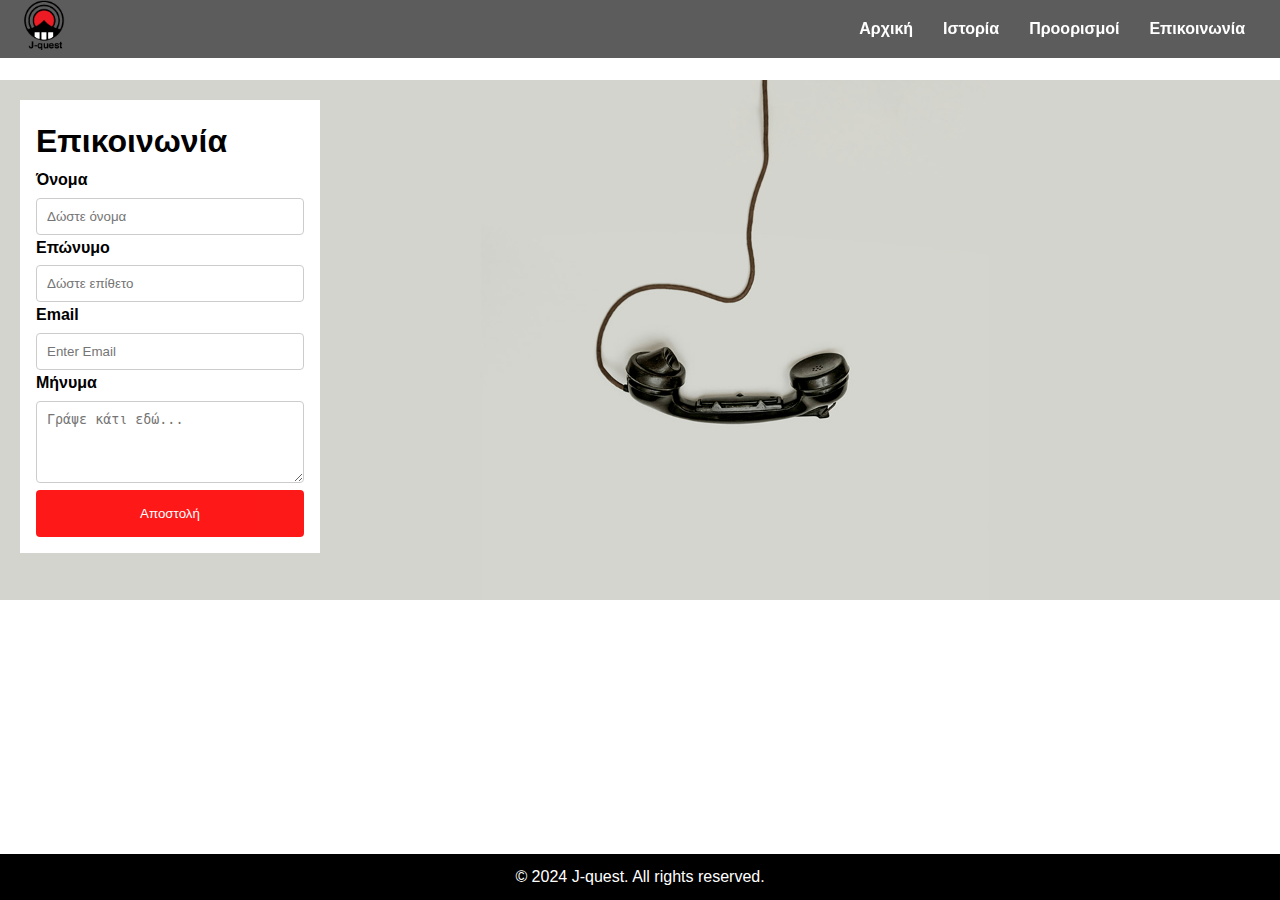
<file: form.html>
<!DOCTYPE html>
<html lang="en">
<head>
    <meta charset="UTF-8">
    <meta name="viewport" content="width=device-width, initial-scale=1.0">
    <title>Visit Japan</title>
    <link rel="stylesheet" href="style.css">
    <link rel="icon" type="image/x-icon" href="./Untitled-1.png">
</head>
<body>
    <header>
        <nav>
            <div class="logo">
                <a href="index.html">
                <img src="./Untitled-1.png" alt="Logo">
                </a>
            </div>
            <ul class="menu">
                <li><a href="index.html">Αρχική</a></li>
                <li><a href="history.html">Ιστορία</a></li>
                <li><a href="destination.html">Προορισμοί</a></li>
                <li><a href="form.html">Επικοινωνία</a></li>
            </ul>
        </nav>
    </header>

    <main>
        <div class="container">
            <div class="bg-img">
                <form action="submit.html" class="container4">
                  <h1>Επικοινωνία</h1>
              
                  <label for="name"><b>Όνομα</b></label>
                  <input type="text" placeholder="Δώστε όνομα" name="name" required>
                  <label for="surname"><b>Επώνυμο</b></label>
                  <input type="text" placeholder="Δώστε επίθετο" name="surname" required>
                  <label for="email"><b>Email</b></label>
                  <input type="email" placeholder="Enter Email" name="email" required>
                  <label for="textarea"><b>Μήνυμα</b></label>
                  <textarea id="theme" name="theme" rows="4" cols="50" placeholder="Γράψε κάτι εδώ..."></textarea>
                  <button type="submit" class="btn2">Αποστολή</button> 
                  
                </form>
              </div>
        </div>
    </main>

    <footer>
        <p>&copy; 2024 J-quest. All rights reserved.</p>
    </footer>
</body>
</html>
</file>
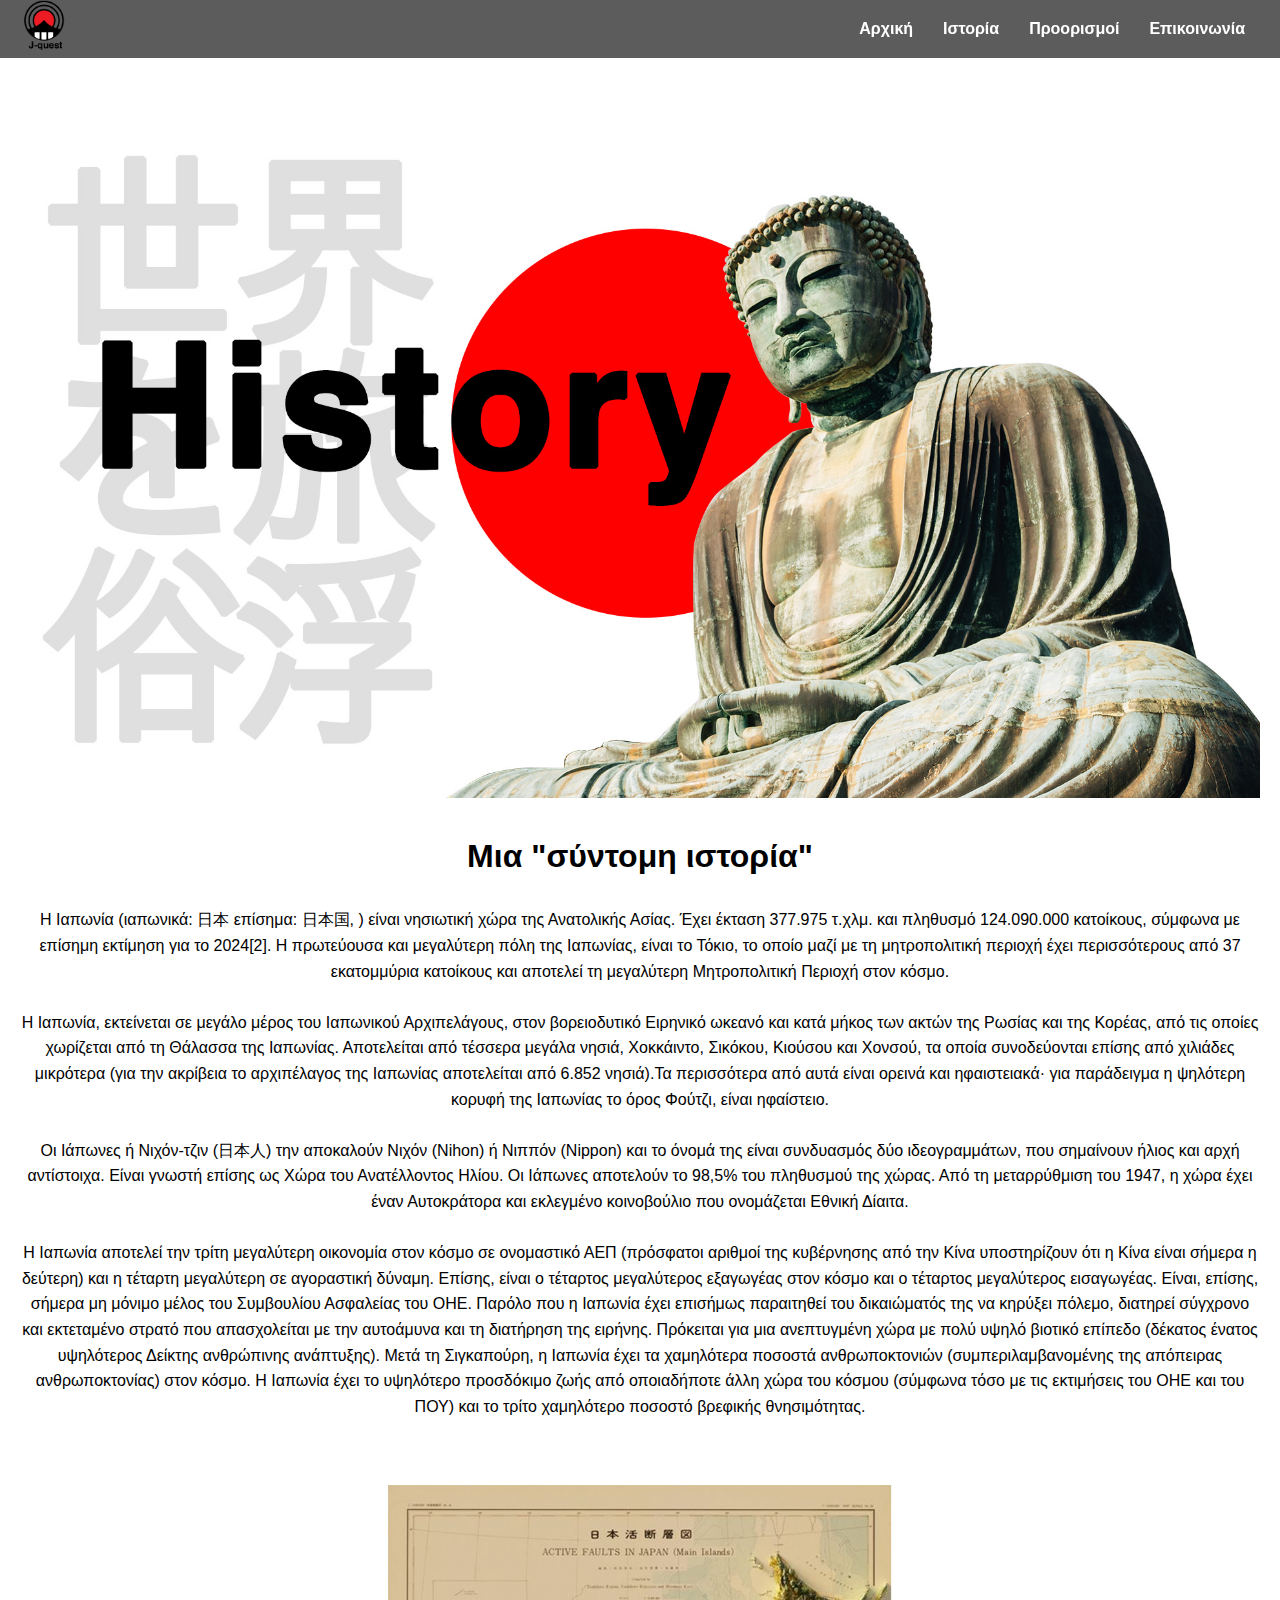
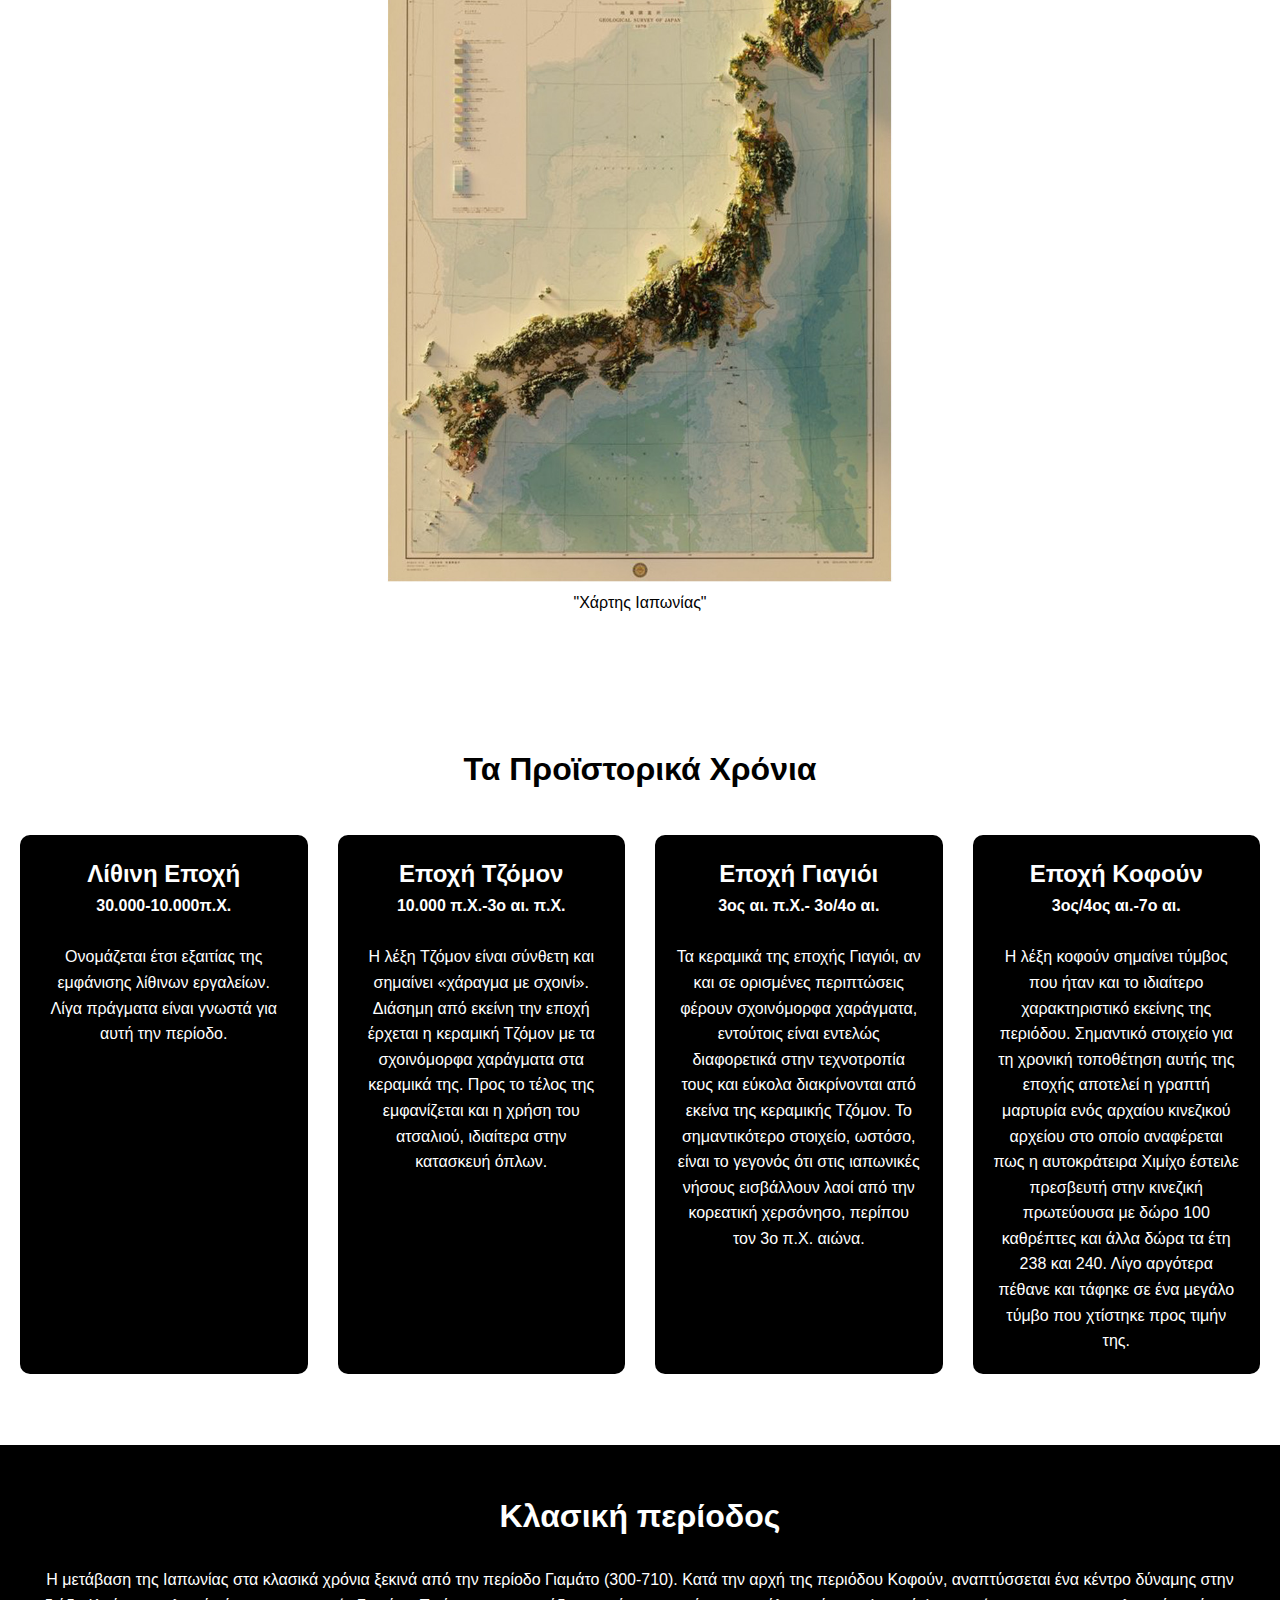
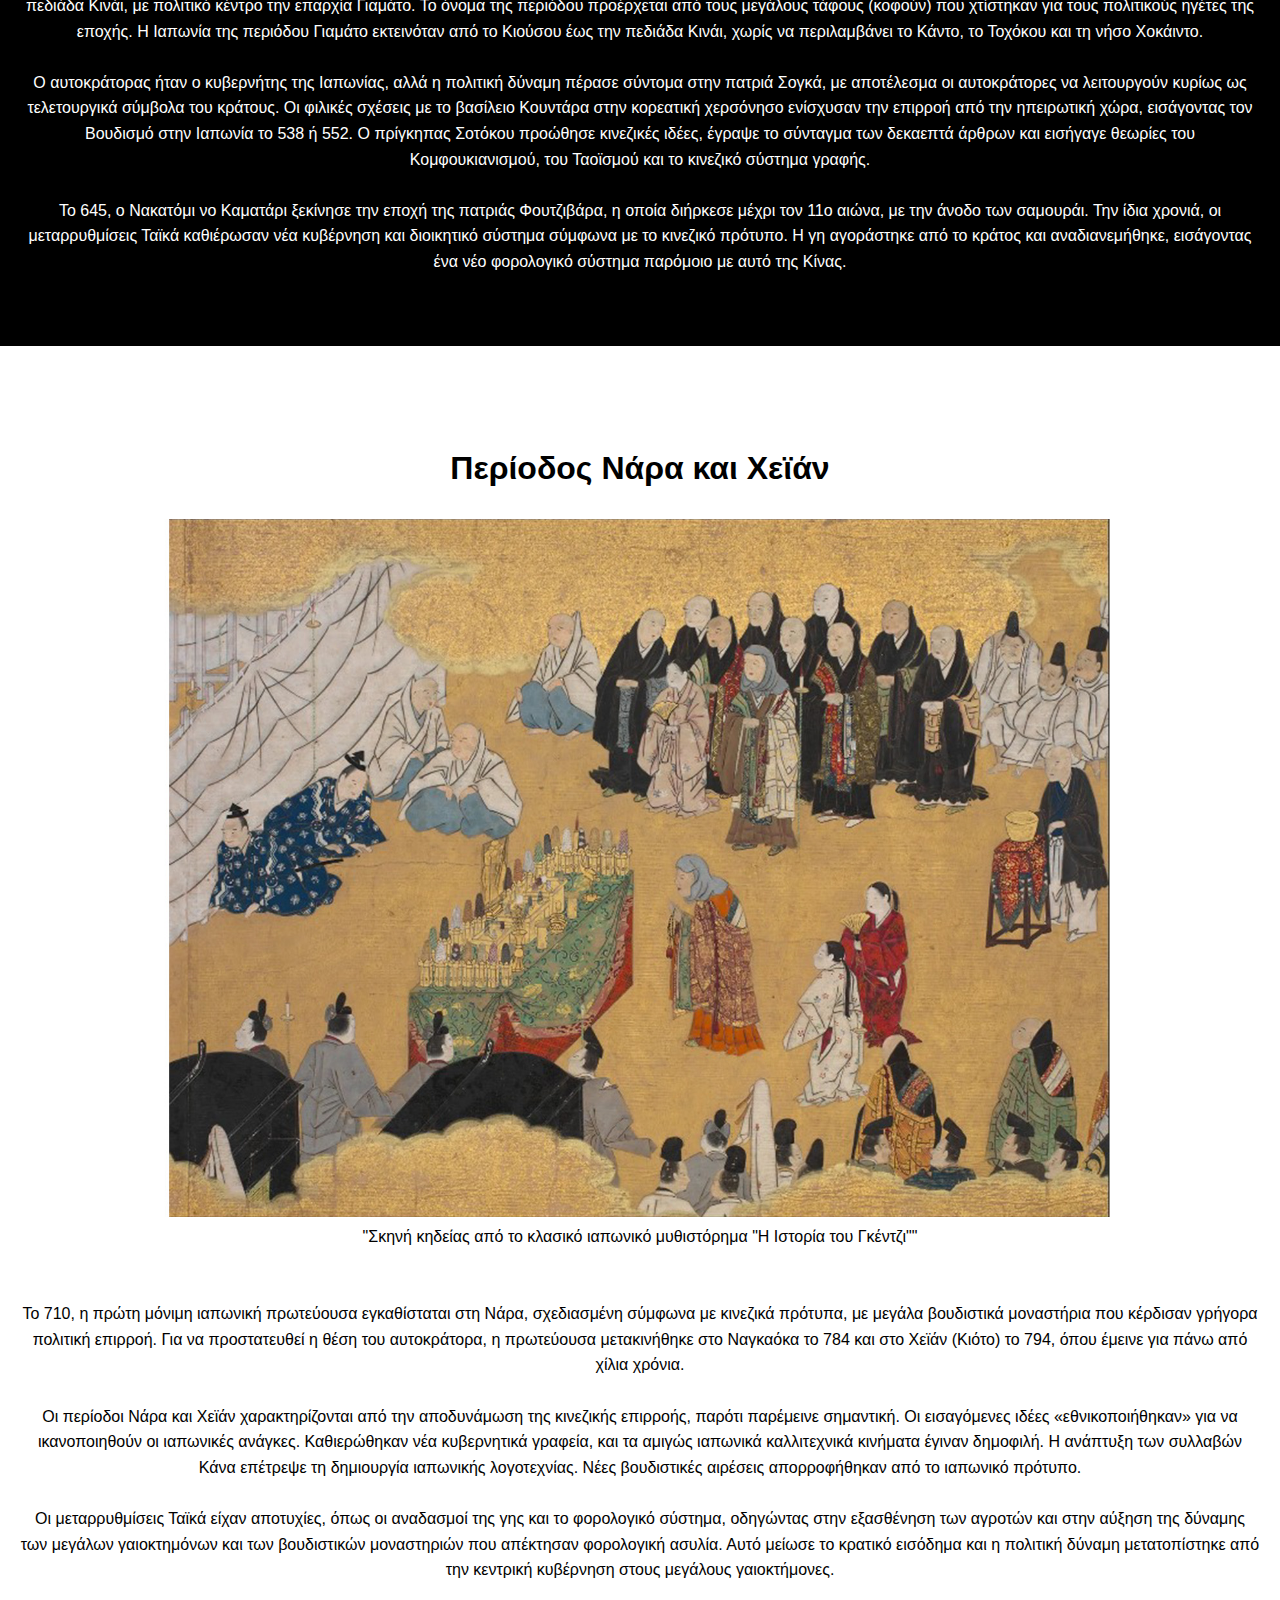
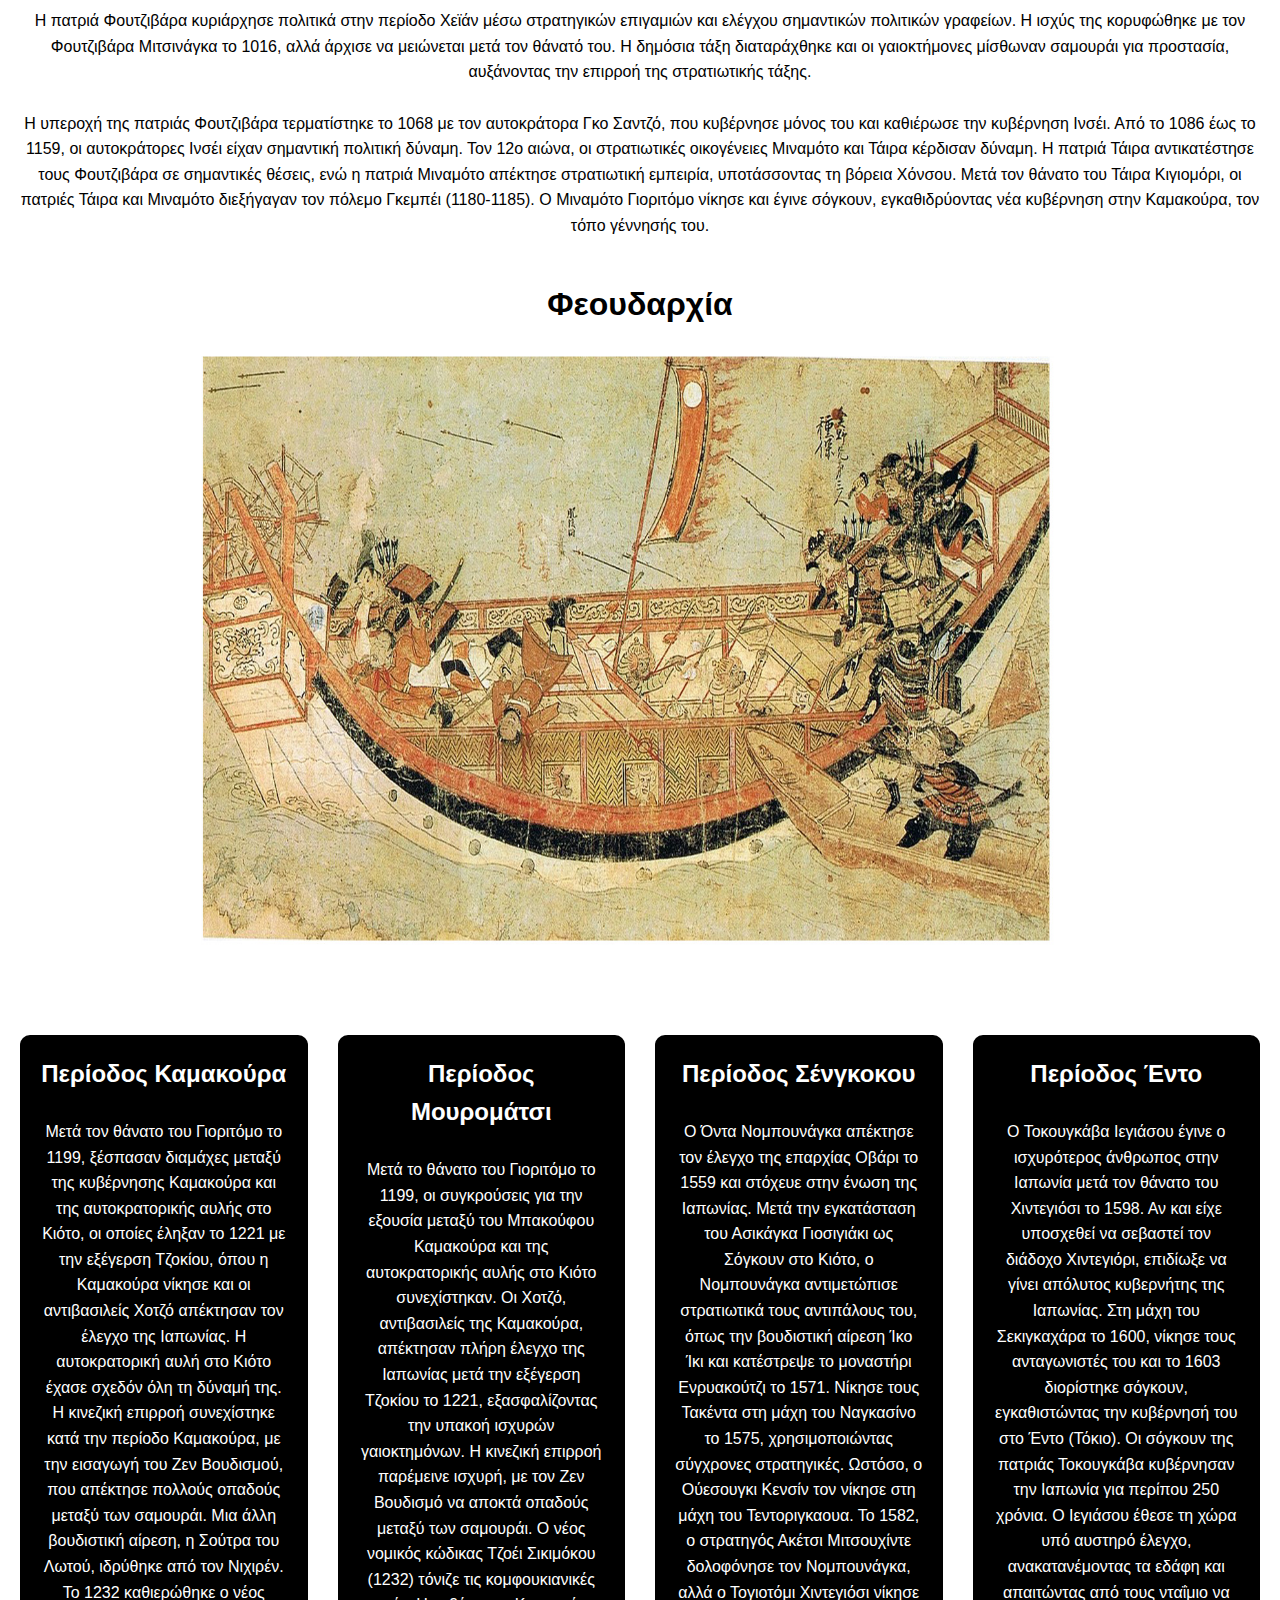
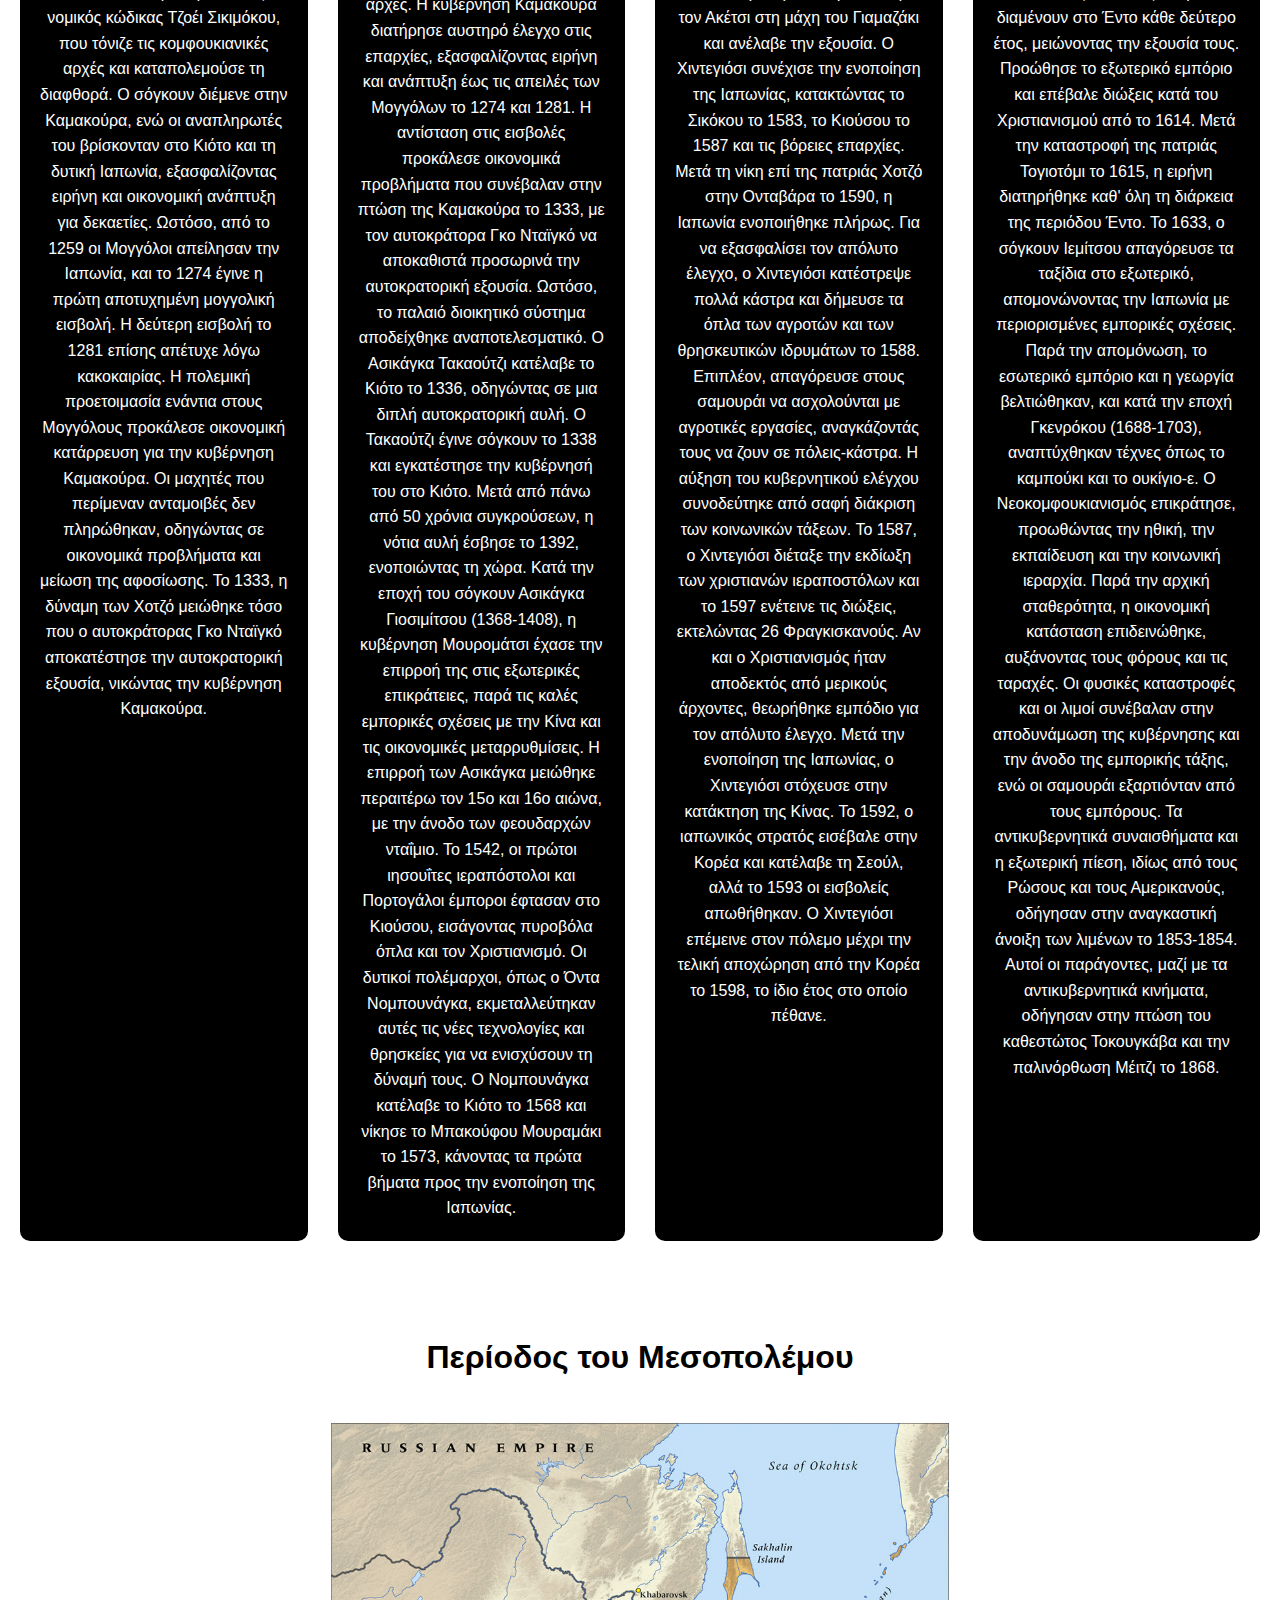
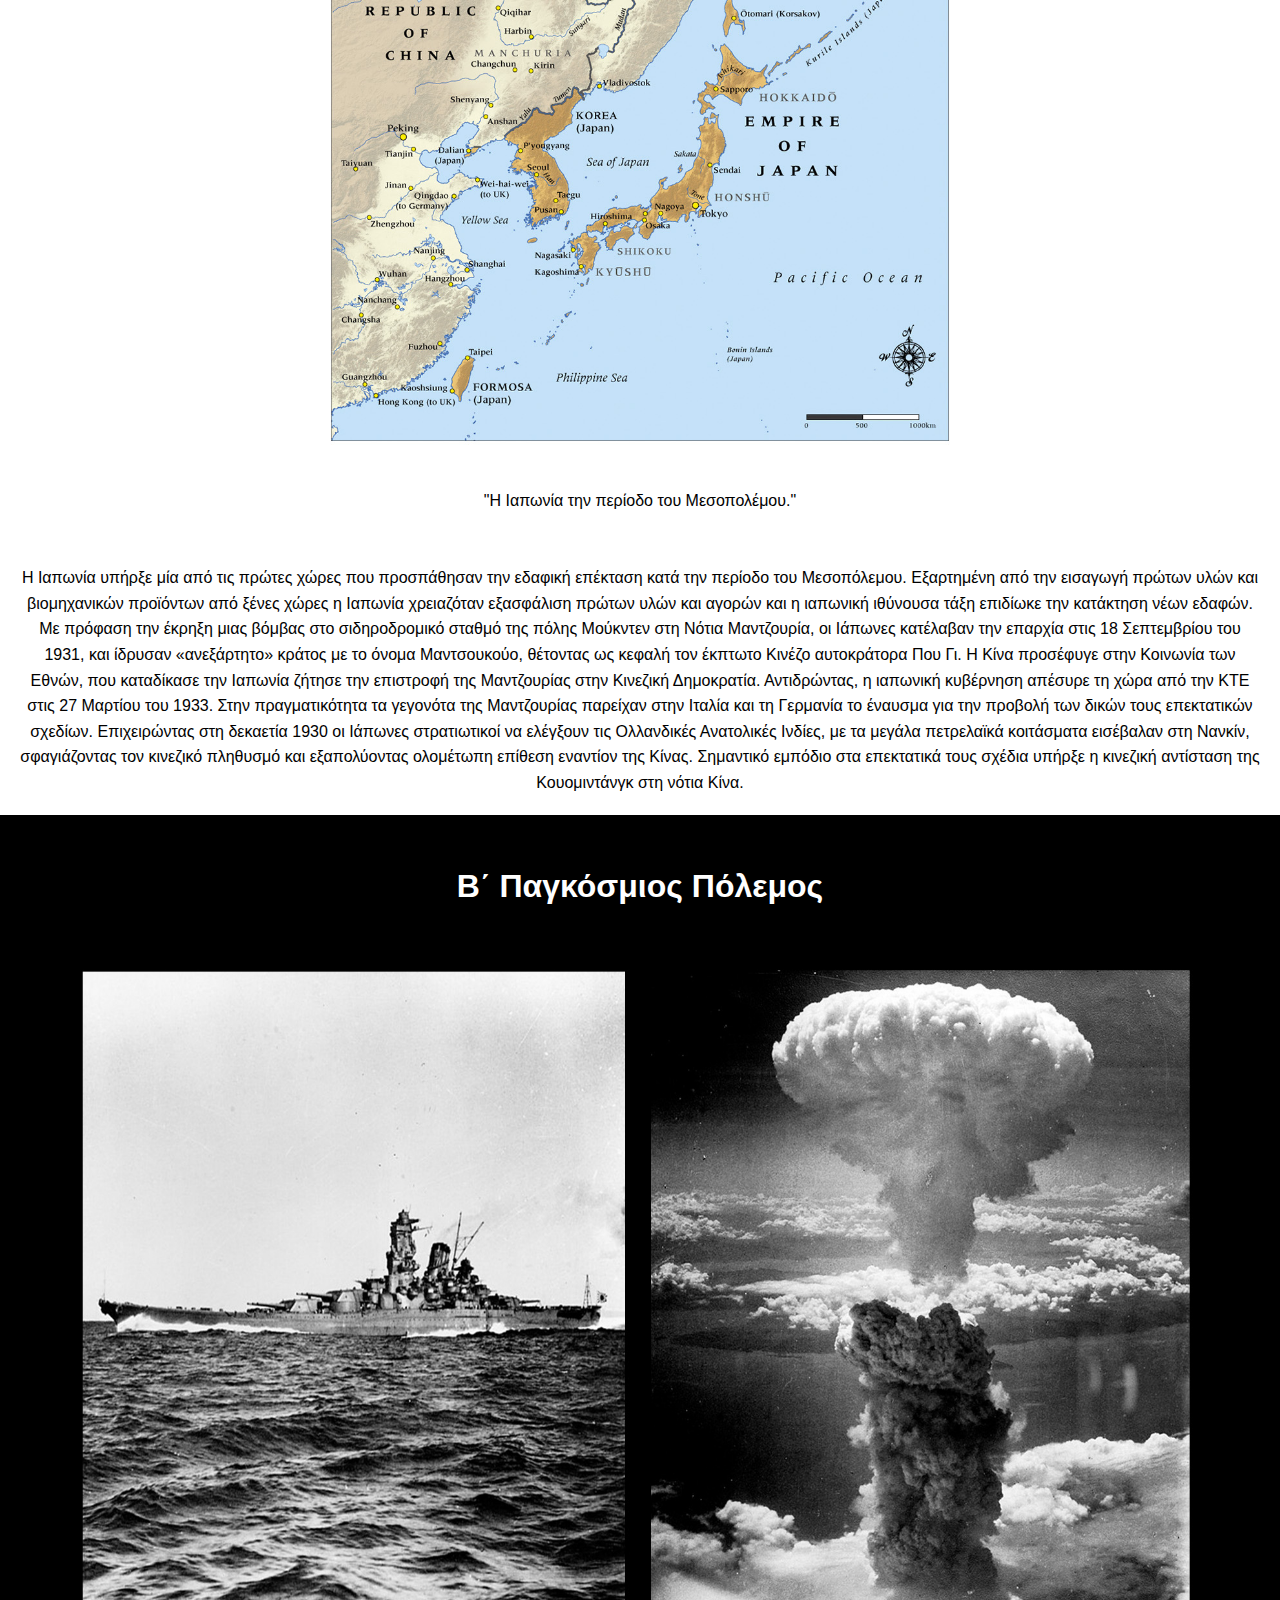
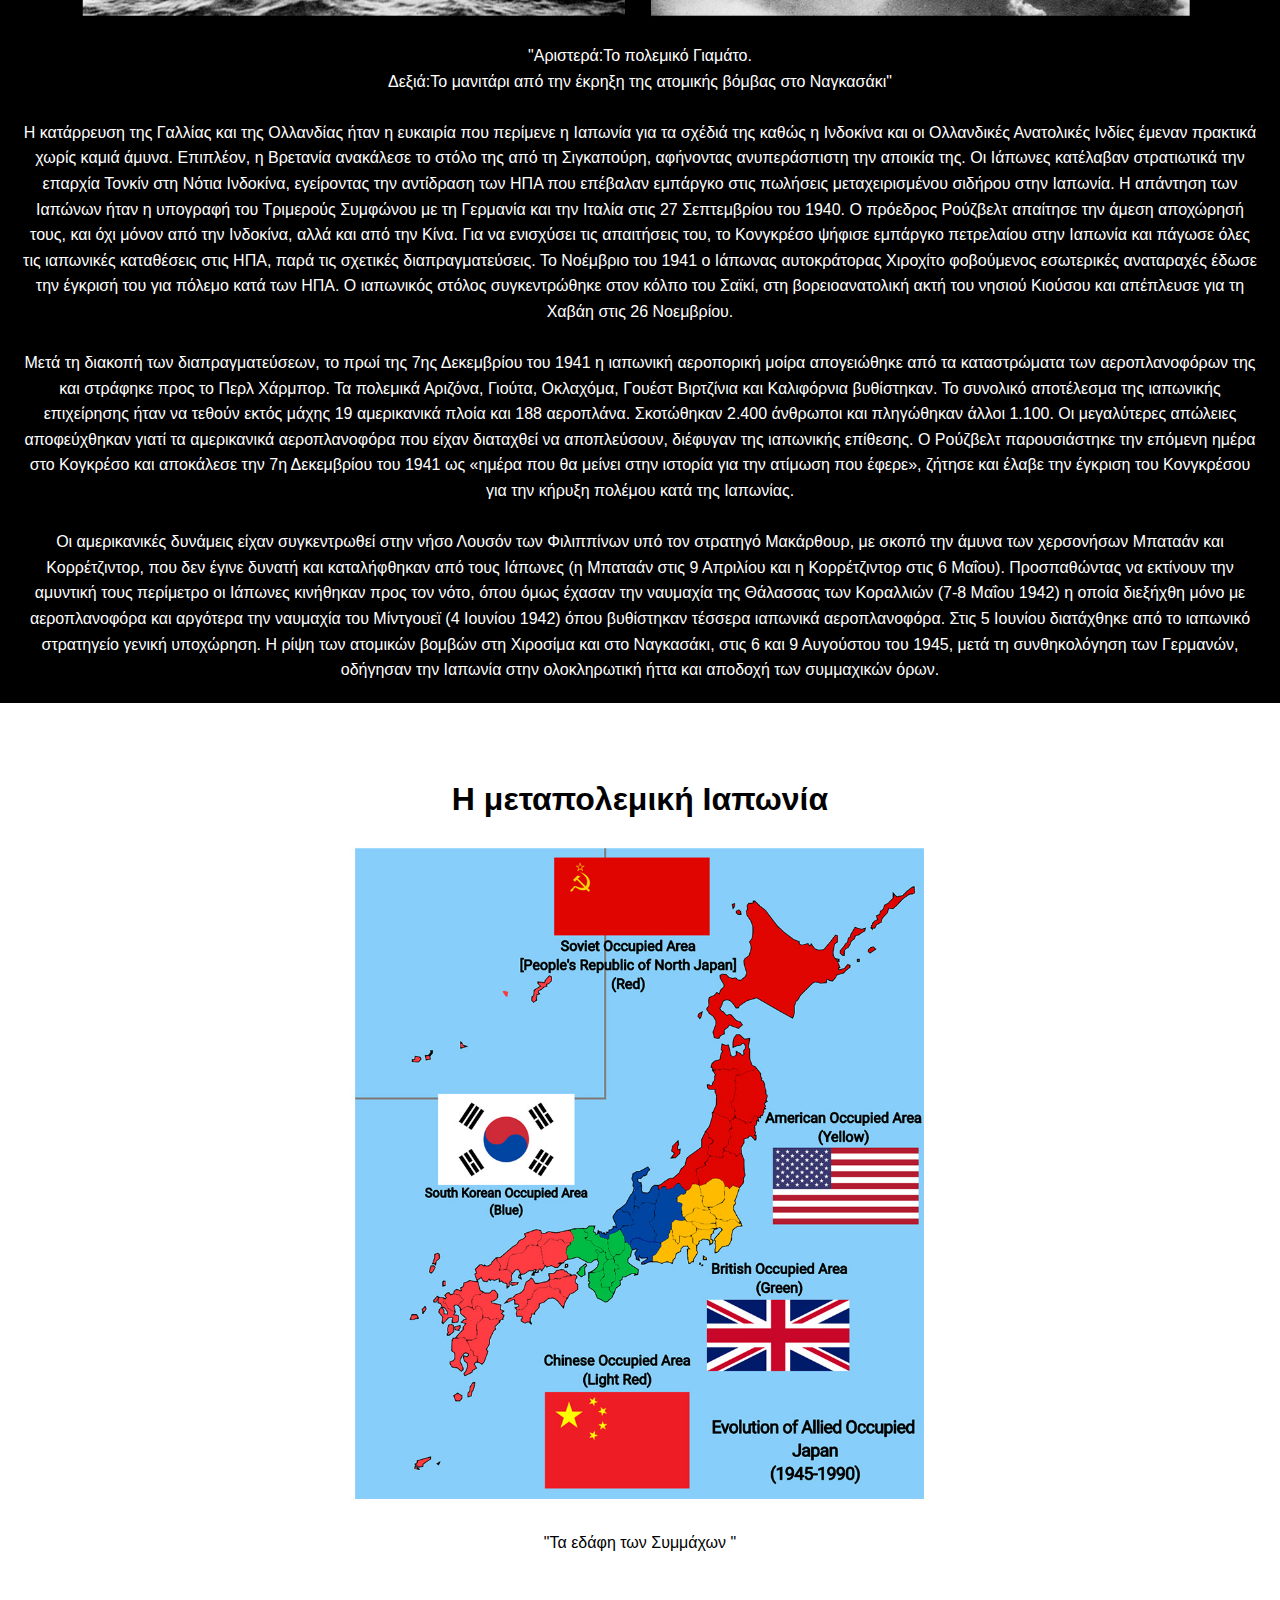
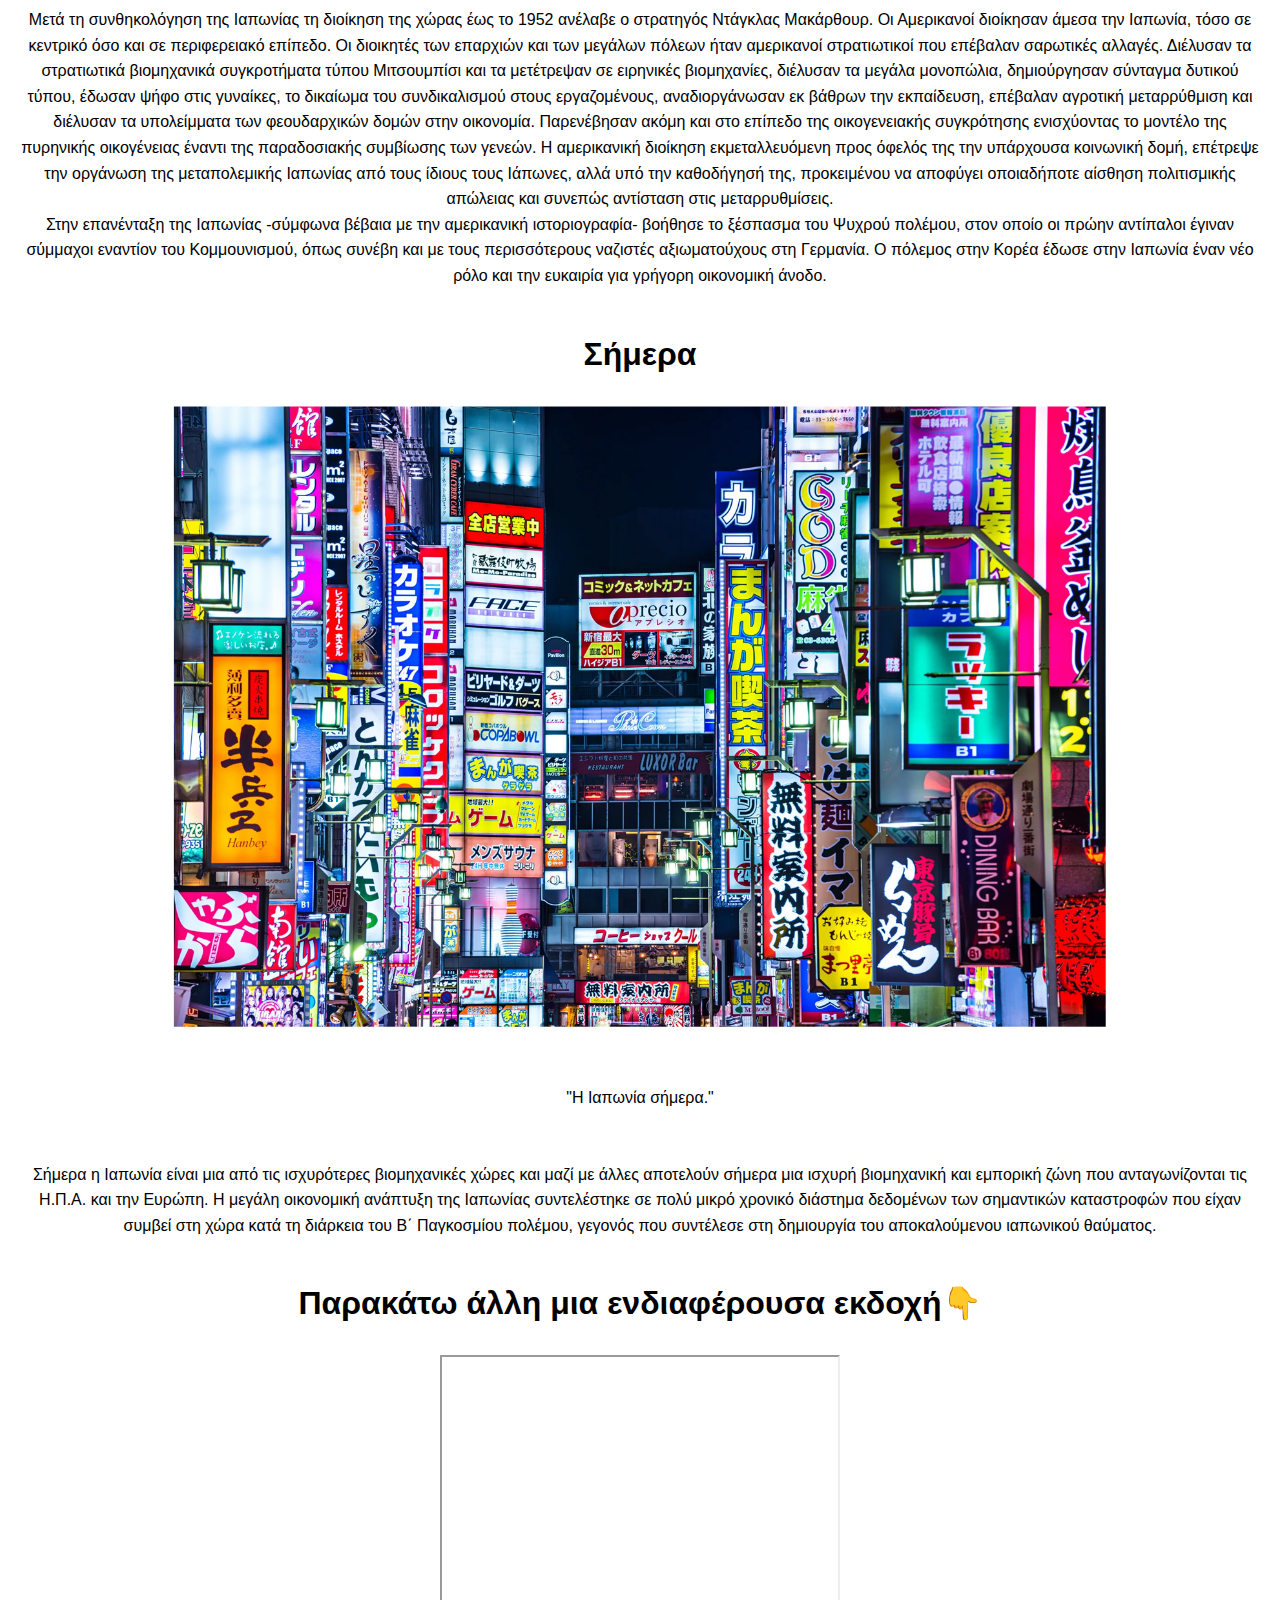
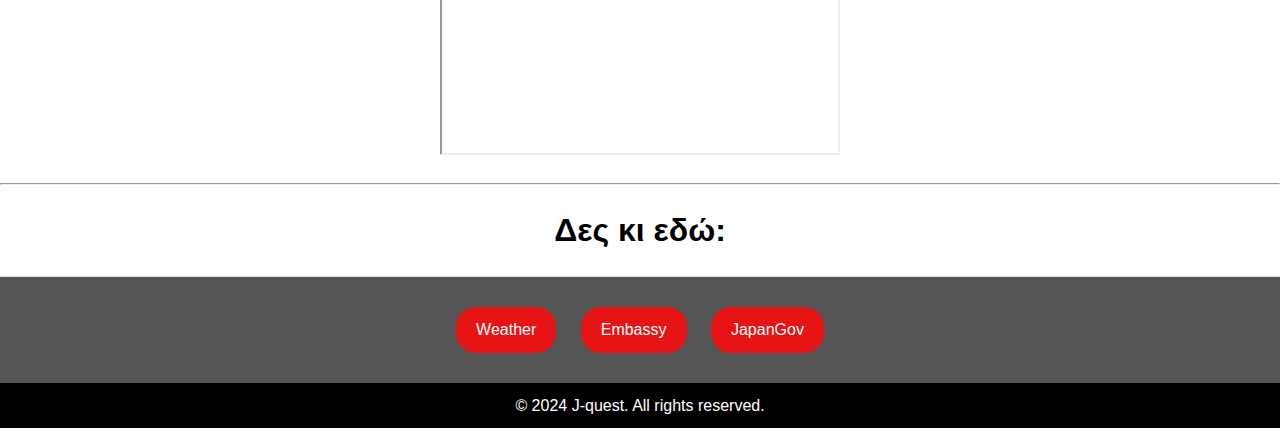
<file: history.html>
<!DOCTYPE html>
<html lang="en">
<head>
    <meta charset="UTF-8">
    <meta name="viewport" content="width=device-width, initial-scale=1.0">
    <title>Visit Japan</title>
    <link rel="stylesheet" href="style.css">
    <link rel="icon" type="image/x-icon" href="./Untitled-1.png">
</head>
<body>
    <header>
        <nav>
            <div class="logo">
                <a href="index.html">
                <img src="./Untitled-1.png" alt="Logo">
                </a>
            </div>
            <ul class="menu">
                <li><a href="index.html">Αρχική</a></li>
                <li><a href="history.html">Ιστορία</a></li>
                <li><a href="destination.html">Προορισμοί</a></li>
                <li><a href="form.html">Επικοινωνία</a></li>
            </ul>
        </nav>
    </header>

    <main>
        <section id="home" class="content"> 
            
            <img src="./historyimg.jpg"><br><br>
            <h1>Μια "σύντομη ιστορία"</h1> <br>
            <p>Η Ιαπωνία (ιαπωνικά: 日本 επίσημα: 日本国, ) είναι νησιωτική χώρα της Ανατολικής Ασίας. Έχει έκταση 377.975 τ.χλμ. και πληθυσμό 124.090.000 κατοίκους, σύμφωνα με επίσημη εκτίμηση για το 2024[2]. Η πρωτεύουσα και μεγαλύτερη πόλη της Ιαπωνίας, είναι το Τόκιο, το οποίο μαζί με τη μητροπολιτική περιοχή έχει περισσότερους από 37 εκατομμύρια κατοίκους και αποτελεί τη μεγαλύτερη Μητροπολιτική Περιοχή στον κόσμο.</p> <br>
            <p>Η Ιαπωνία, εκτείνεται σε μεγάλο μέρος του Ιαπωνικού Αρχιπελάγους, στον βορειοδυτικό Ειρηνικό ωκεανό και κατά μήκος των ακτών της Ρωσίας και της Κορέας, από τις οποίες χωρίζεται από τη Θάλασσα της Ιαπωνίας. Αποτελείται από τέσσερα μεγάλα νησιά, Χοκκάιντο, Σικόκου, Κιούσου και Χονσού, τα οποία συνοδεύονται επίσης από χιλιάδες μικρότερα (για την ακρίβεια το αρχιπέλαγος της Ιαπωνίας αποτελείται από 6.852 νησιά).Τα περισσότερα από αυτά είναι ορεινά και ηφαιστειακά· για παράδειγμα η ψηλότερη κορυφή της Ιαπωνίας το όρος Φούτζι, είναι ηφαίστειο.</p> <br>
            <p>Οι Ιάπωνες ή Νιχόν-τζιν (日本人) την αποκαλούν Νιχόν (Nihon) ή Νιππόν (Nippon) και το όνομά της είναι συνδυασμός δύο ιδεογραμμάτων, που σημαίνουν ήλιος και αρχή αντίστοιχα. Είναι γνωστή επίσης ως Χώρα του Ανατέλλοντος Ηλίου. Οι Ιάπωνες αποτελούν το 98,5% του πληθυσμού της χώρας. Από τη μεταρρύθμιση του 1947, η χώρα έχει έναν Αυτοκράτορα και εκλεγμένο κοινοβούλιο που ονομάζεται Εθνική Δίαιτα.</p> <br>
            <p>Η Ιαπωνία αποτελεί την τρίτη μεγαλύτερη οικονομία στον κόσμο σε ονομαστικό ΑΕΠ (πρόσφατοι αριθμοί της κυβέρνησης από την Κίνα υποστηρίζουν ότι η Κίνα είναι σήμερα η δεύτερη) και η τέταρτη μεγαλύτερη σε αγοραστική δύναμη. Επίσης, είναι ο τέταρτος μεγαλύτερος εξαγωγέας στον κόσμο και ο τέταρτος μεγαλύτερος εισαγωγέας. Είναι, επίσης, σήμερα μη μόνιμο μέλος του Συμβουλίου Ασφαλείας του ΟΗΕ. Παρόλο που η Ιαπωνία έχει επισήμως παραιτηθεί του δικαιώματός της να κηρύξει πόλεμο, διατηρεί σύγχρονο και εκτεταμένο στρατό που απασχολείται με την αυτοάμυνα και τη διατήρηση της ειρήνης. Πρόκειται για μια ανεπτυγμένη χώρα με πολύ υψηλό βιοτικό επίπεδο (δέκατος ένατος υψηλότερος Δείκτης ανθρώπινης ανάπτυξης). Μετά τη Σιγκαπούρη, η Ιαπωνία έχει τα χαμηλότερα ποσοστά ανθρωποκτονιών (συμπεριλαμβανομένης της απόπειρας ανθρωποκτονίας) στον κόσμο. Η Ιαπωνία έχει το υψηλότερο προσδόκιμο ζωής από οποιαδήποτε άλλη χώρα του κόσμου (σύμφωνα τόσο με τις εκτιμήσεις του ΟΗΕ και του ΠΟΥ) και το τρίτο χαμηλότερο ποσοστό βρεφικής θνησιμότητας.</p>
        </section><br>
        
        <section id="home" class="content">
            <img src="./map.jpg">
            <figcaption>"Χάρτης Ιαπωνίας"</figcaption>
            <br><br><br><br><br>
            <h1>Τα Προϊστορικά Χρόνια</h1>
        </section>
        
        <section class="content">
            <div class="columns">
                <div class="column">
                    
                    <h2>Λίθινη Εποχή</h2>
                    <h4>30.000-10.000π.Χ.</h4><br>
                    
                    <p>Ονομάζεται έτσι εξαιτίας της εμφάνισης λίθινων εργαλείων. </p>
                    <p>Λίγα πράγματα είναι γνωστά για αυτή την περίοδο.</p>
                    
                </div>
                <div class="column">
                    
                    <h2>Εποχή Τζόμον</h2>
                    <h4>10.000 π.Χ.-3ο αι. π.Χ.</h4><br>
                    <p>Η λέξη Τζόμον είναι σύνθετη και σημαίνει «χάραγμα με σχοινί». Διάσημη από εκείνη την εποχή έρχεται η κεραμική Τζόμον με τα σχοινόμορφα χαράγματα στα κεραμικά της. Προς το τέλος της εμφανίζεται και η χρήση του ατσαλιού, ιδιαίτερα στην κατασκευή όπλων. </p>
                </div>
                <div class="column">
                    <h2>Εποχή Γιαγιόι</h2>
                    <h4>3ος αι. π.Χ.- 3ο/4ο αι.</h4><br>
                    <p>Τα κεραμικά της εποχής Γιαγιόι, αν και σε ορισμένες περιπτώσεις φέρουν σχοινόμορφα χαράγματα, εντούτοις είναι εντελώς διαφορετικά στην τεχνοτροπία τους και εύκολα διακρίνονται από εκείνα της κεραμικής Τζόμον. Το σημαντικότερο στοιχείο, ωστόσο, είναι το γεγονός ότι στις ιαπωνικές νήσους εισβάλλουν λαοί από την κορεατική χερσόνησο, περίπου τον 3ο π.Χ. αιώνα.</p>
                </div>
                <div class="column">
                    <h2>Εποχή Κοφούν</h2>
                    <h4>3ος/4ος αι.-7ο αι.</h4><br>
                    <p>H λέξη κοφούν σημαίνει τύμβος που ήταν και το ιδιαίτερο χαρακτηριστικό εκείνης της περιόδου. Σημαντικό στοιχείο για τη χρονική τοποθέτηση αυτής της εποχής αποτελεί η γραπτή μαρτυρία ενός αρχαίου κινεζικού αρχείου στο οποίο αναφέρεται πως η αυτοκράτειρα Χιμίχο έστειλε πρεσβευτή στην κινεζική πρωτεύουσα με δώρο 100 καθρέπτες και άλλα δώρα τα έτη 238 και 240. Λίγο αργότερα πέθανε και τάφηκε σε ένα μεγάλο τύμβο που χτίστηκε προς τιμήν της.</p>
                </div>
                
            </div>
        </section> <br> <br>

        <section class="content2">
            <br><h1>Κλασική περίοδος</h1> <br>
            <p>Η μετάβαση της Ιαπωνίας στα κλασικά χρόνια ξεκινά από την περίοδο Γιαμάτο (300-710). Κατά την αρχή της περιόδου Κοφούν, αναπτύσσεται ένα κέντρο δύναμης στην πεδιάδα Κινάι, με πολιτικό κέντρο την επαρχία Γιαμάτο. Το όνομα της περιόδου προέρχεται από τους μεγάλους τάφους (κοφούν) που χτίστηκαν για τους πολιτικούς ηγέτες της εποχής. Η Ιαπωνία της περιόδου Γιαμάτο εκτεινόταν από το Κιούσου έως την πεδιάδα Κινάι, χωρίς να περιλαμβάνει το Κάντο, το Τοχόκου και τη νήσο Χοκάιντο.</p><br>
              <p> Ο αυτοκράτορας ήταν ο κυβερνήτης της Ιαπωνίας, αλλά η πολιτική δύναμη πέρασε σύντομα στην πατριά Σογκά, με αποτέλεσμα οι αυτοκράτορες να λειτουργούν κυρίως ως τελετουργικά σύμβολα του κράτους. Οι φιλικές σχέσεις με το βασίλειο Κουντάρα στην κορεατική χερσόνησο ενίσχυσαν την επιρροή από την ηπειρωτική χώρα, εισάγοντας τον Βουδισμό στην Ιαπωνία το 538 ή 552. Ο πρίγκηπας Σοτόκου προώθησε κινεζικές ιδέες, έγραψε το σύνταγμα των δεκαεπτά άρθρων και εισήγαγε θεωρίες του Κομφουκιανισμού, του Ταοϊσμού και το κινεζικό σύστημα γραφής.</p> <br>
               <p> Το 645, ο Νακατόμι νο Καματάρι ξεκίνησε την εποχή της πατριάς Φουτζιβάρα, η οποία διήρκεσε μέχρι τον 11ο αιώνα, με την άνοδο των σαμουράι. Την ίδια χρονιά, οι μεταρρυθμίσεις Ταϊκά καθιέρωσαν νέα κυβέρνηση και διοικητικό σύστημα σύμφωνα με το κινεζικό πρότυπο. Η γη αγοράστηκε από το κράτος και αναδιανεμήθηκε, εισάγοντας ένα νέο φορολογικό σύστημα παρόμοιο με αυτό της Κίνας.</p> <br><br>
        </section> <br><br><br>

        <section id="home" class="content">
            <h1>Περίοδος Νάρα και Χεϊάν</h1><br>
            <img src="./scroll-painting-scene-funeral-ceremony-The-Tale.jpg">
            <figcaption>"Σκηνή κηδείας από το κλασικό ιαπωνικό μυθιστόρημα "Η Ιστορία του Γκέντζι""</figcaption>
            <br><br>
            <p>Το 710, η πρώτη μόνιμη ιαπωνική πρωτεύουσα εγκαθίσταται στη Νάρα, σχεδιασμένη σύμφωνα με κινεζικά πρότυπα, με μεγάλα βουδιστικά μοναστήρια που κέρδισαν γρήγορα πολιτική επιρροή. Για να προστατευθεί η θέση του αυτοκράτορα, η πρωτεύουσα μετακινήθηκε στο Ναγκαόκα το 784 και στο Χεϊάν (Κιότο) το 794, όπου έμεινε για πάνω από χίλια χρόνια. <br><br>
            Οι περίοδοι Νάρα και Χεϊάν χαρακτηρίζονται από την αποδυνάμωση της κινεζικής επιρροής, παρότι παρέμεινε σημαντική. Οι εισαγόμενες ιδέες «εθνικοποιήθηκαν» για να ικανοποιηθούν οι ιαπωνικές ανάγκες. Καθιερώθηκαν νέα κυβερνητικά γραφεία, και τα αμιγώς ιαπωνικά καλλιτεχνικά κινήματα έγιναν δημοφιλή. Η ανάπτυξη των συλλαβών Κάνα επέτρεψε τη δημιουργία ιαπωνικής λογοτεχνίας. Νέες βουδιστικές αιρέσεις απορροφήθηκαν από το ιαπωνικό πρότυπο. <br><br>
            Οι μεταρρυθμίσεις Ταϊκά είχαν αποτυχίες, όπως οι αναδασμοί της γης και το φορολογικό σύστημα, οδηγώντας στην εξασθένηση των αγροτών και στην αύξηση της δύναμης των μεγάλων γαιοκτημόνων και των βουδιστικών μοναστηριών που απέκτησαν φορολογική ασυλία. Αυτό μείωσε το κρατικό εισόδημα και η πολιτική δύναμη μετατοπίστηκε από την κεντρική κυβέρνηση στους μεγάλους γαιοκτήμονες.<br><br>
            Η πατριά Φουτζιβάρα κυριάρχησε πολιτικά στην περίοδο Χεϊάν μέσω στρατηγικών επιγαμιών και ελέγχου σημαντικών πολιτικών γραφείων. Η ισχύς της κορυφώθηκε με τον Φουτζιβάρα Μιτσινάγκα το 1016, αλλά άρχισε να μειώνεται μετά τον θάνατό του. Η δημόσια τάξη διαταράχθηκε και οι γαιοκτήμονες μίσθωναν σαμουράι για προστασία, αυξάνοντας την επιρροή της στρατιωτικής τάξης.<br><br>
            Η υπεροχή της πατριάς Φουτζιβάρα τερματίστηκε το 1068 με τον αυτοκράτορα Γκο Σαντζό, που κυβέρνησε μόνος του και καθιέρωσε την κυβέρνηση Ινσέι. Από το 1086 έως το 1159, οι αυτοκράτορες Ινσέι είχαν σημαντική πολιτική δύναμη.
            Τον 12ο αιώνα, οι στρατιωτικές οικογένειες Μιναμότο και Τάιρα κέρδισαν δύναμη. Η πατριά Τάιρα αντικατέστησε τους Φουτζιβάρα σε σημαντικές θέσεις, ενώ η πατριά Μιναμότο απέκτησε στρατιωτική εμπειρία, υποτάσσοντας τη βόρεια Χόνσου.
            Μετά τον θάνατο του Τάιρα Κιγιομόρι, οι πατριές Τάιρα και Μιναμότο διεξήγαγαν τον πόλεμο Γκεμπέι (1180-1185). Ο Μιναμότο Γιοριτόμο νίκησε και έγινε σόγκουν, εγκαθιδρύοντας νέα κυβέρνηση στην Καμακούρα, τον τόπο γέννησής του.</p>
        </section>

        <section class="content">
            <h1>Φεουδαρχία</h1>
            <img src="./samurai.jpg" alt="">
            <div class="columns">
                <div class="column">
                    
                    <h2>Περίοδος Καμακούρα</h2>
                    <br>
                    
                    <p>Μετά τον θάνατο του Γιοριτόμο το 1199, ξέσπασαν διαμάχες μεταξύ της κυβέρνησης Καμακούρα και της αυτοκρατορικής αυλής στο Κιότο, οι οποίες έληξαν το 1221 με την εξέγερση Τζοκίου, όπου η Καμακούρα νίκησε και οι αντιβασιλείς Χοτζό απέκτησαν τον έλεγχο της Ιαπωνίας. Η αυτοκρατορική αυλή στο Κιότο έχασε σχεδόν όλη τη δύναμή της.
                        Η κινεζική επιρροή συνεχίστηκε κατά την περίοδο Καμακούρα, με την εισαγωγή του Ζεν Βουδισμού, που απέκτησε πολλούς οπαδούς μεταξύ των σαμουράι. Μια άλλη βουδιστική αίρεση, η Σούτρα του Λωτού, ιδρύθηκε από τον Νιχιρέν. Το 1232 καθιερώθηκε ο νέος νομικός κώδικας Τζοέι Σικιμόκου, που τόνιζε τις κομφουκιανικές αρχές και καταπολεμούσε τη διαφθορά.                      
                        Ο σόγκουν διέμενε στην Καμακούρα, ενώ οι αναπληρωτές του βρίσκονταν στο Κιότο και τη δυτική Ιαπωνία, εξασφαλίζοντας ειρήνη και οικονομική ανάπτυξη για δεκαετίες. Ωστόσο, από το 1259 οι Μογγόλοι απείλησαν την Ιαπωνία, και το 1274 έγινε η πρώτη αποτυχημένη μογγολική εισβολή. Η δεύτερη εισβολή το 1281 επίσης απέτυχε λόγω κακοκαιρίας.                       
                        Η πολεμική προετοιμασία ενάντια στους Μογγόλους προκάλεσε οικονομική κατάρρευση για την κυβέρνηση Καμακούρα. Οι μαχητές που περίμεναν ανταμοιβές δεν πληρώθηκαν, οδηγώντας σε οικονομικά προβλήματα και μείωση της αφοσίωσης.                       
                        Το 1333, η δύναμη των Χοτζό μειώθηκε τόσο που ο αυτοκράτορας Γκο Νταϊγκό αποκατέστησε την αυτοκρατορική εξουσία, νικώντας την κυβέρνηση Καμακούρα.</p>
                    
                    
                </div>
                <div class="column">
                    <h2>Περίοδος Μουρομάτσι</h2>
                    <br>
                    <p>Μετά το θάνατο του Γιοριτόμο το 1199, οι συγκρούσεις για την εξουσία μεταξύ του Μπακούφου Καμακούρα και της αυτοκρατορικής αυλής στο Κιότο συνεχίστηκαν. Οι Χοτζό, αντιβασιλείς της Καμακούρα, απέκτησαν πλήρη έλεγχο της Ιαπωνίας μετά την εξέγερση Τζοκίου το 1221, εξασφαλίζοντας την υπακοή ισχυρών γαιοκτημόνων. Η κινεζική επιρροή παρέμεινε ισχυρή, με τον Ζεν Βουδισμό να αποκτά οπαδούς μεταξύ των σαμουράι. Ο νέος νομικός κώδικας Τζοέι Σικιμόκου (1232) τόνιζε τις κομφουκιανικές αρχές. Η κυβέρνηση Καμακούρα διατήρησε αυστηρό έλεγχο στις επαρχίες, εξασφαλίζοντας ειρήνη και ανάπτυξη έως τις απειλές των Μογγόλων το 1274 και 1281. Η αντίσταση στις εισβολές προκάλεσε οικονομικά προβλήματα που συνέβαλαν στην πτώση της Καμακούρα το 1333, με τον αυτοκράτορα Γκο Νταϊγκό να αποκαθιστά προσωρινά την αυτοκρατορική εξουσία. Ωστόσο, το παλαιό διοικητικό σύστημα αποδείχθηκε αναποτελεσματικό.
                        Ο Ασικάγκα Τακαούτζι κατέλαβε το Κιότο το 1336, οδηγώντας σε μια διπλή αυτοκρατορική αυλή. Ο Τακαούτζι έγινε σόγκουν το 1338 και εγκατέστησε την κυβέρνησή του στο Κιότο. Μετά από πάνω από 50 χρόνια συγκρούσεων, η νότια αυλή έσβησε το 1392, ενοποιώντας τη χώρα. Κατά την εποχή του σόγκουν Ασικάγκα Γιοσιμίτσου (1368-1408), η κυβέρνηση Μουρομάτσι έχασε την επιρροή της στις εξωτερικές επικράτειες, παρά τις καλές εμπορικές σχέσεις με την Κίνα και τις οικονομικές μεταρρυθμίσεις. Η επιρροή των Ασικάγκα μειώθηκε περαιτέρω τον 15ο και 16ο αιώνα, με την άνοδο των φεουδαρχών νταΐμιο.                       
                        Το 1542, οι πρώτοι ιησουΐτες ιεραπόστολοι και Πορτογάλοι έμποροι έφτασαν στο Κιούσου, εισάγοντας πυροβόλα όπλα και τον Χριστιανισμό. Οι δυτικοί πολέμαρχοι, όπως ο Όντα Νομπουνάγκα, εκμεταλλεύτηκαν αυτές τις νέες τεχνολογίες και θρησκείες για να ενισχύσουν τη δύναμή τους. Ο Νομπουνάγκα κατέλαβε το Κιότο το 1568 και νίκησε το Μπακούφου Μουραμάκι το 1573, κάνοντας τα πρώτα βήματα προς την ενοποίηση της Ιαπωνίας.</p>
                </div>

                <div class="column">
                    <h2>Περίοδος Σένγκοκου</h2>
                    <br>
                    <p>Ο Όντα Νομπουνάγκα απέκτησε τον έλεγχο της επαρχίας Οβάρι το 1559 και στόχευε στην ένωση της Ιαπωνίας. Μετά την εγκατάσταση του Ασικάγκα Γιοσιγιάκι ως Σόγκουν στο Κιότο, ο Νομπουνάγκα αντιμετώπισε στρατιωτικά τους αντιπάλους του, όπως την βουδιστική αίρεση Ίκο Ίκι και κατέστρεψε το μοναστήρι Ενρυακούτζι το 1571. Νίκησε τους Τακέντα στη μάχη του Ναγκασίνο το 1575, χρησιμοποιώντας σύγχρονες στρατηγικές. Ωστόσο, ο Ούεσουγκι Κενσίν τον νίκησε στη μάχη του Τεντοριγκαουα.
                        Το 1582, ο στρατηγός Ακέτσι Μιτσουχίντε δολοφόνησε τον Νομπουνάγκα, αλλά ο Τογιοτόμι Χιντεγιόσι νίκησε τον Ακέτσι στη μάχη του Γιαμαζάκι και ανέλαβε την εξουσία. Ο Χιντεγιόσι συνέχισε την ενοποίηση της Ιαπωνίας, κατακτώντας το Σικόκου το 1583, το Κιούσου το 1587 και τις βόρειες επαρχίες. Μετά τη νίκη επί της πατριάς Χοτζό στην Ονταβάρα το 1590, η Ιαπωνία ενοποιήθηκε πλήρως.                   
                        Για να εξασφαλίσει τον απόλυτο έλεγχο, ο Χιντεγιόσι κατέστρεψε πολλά κάστρα και δήμευσε τα όπλα των αγροτών και των θρησκευτικών ιδρυμάτων το 1588. Επιπλέον, απαγόρευσε στους σαμουράι να ασχολούνται με αγροτικές εργασίες, αναγκάζοντάς τους να ζουν σε πόλεις-κάστρα. Η αύξηση του κυβερνητικού ελέγχου συνοδεύτηκε από σαφή διάκριση των κοινωνικών τάξεων.                        
                        Το 1587, ο Χιντεγιόσι διέταξε την εκδίωξη των χριστιανών ιεραποστόλων και το 1597 ενέτεινε τις διώξεις, εκτελώντας 26 Φραγκισκανούς. Αν και ο Χριστιανισμός ήταν αποδεκτός από μερικούς άρχοντες, θεωρήθηκε εμπόδιο για τον απόλυτο έλεγχο.                       
                        Μετά την ενοποίηση της Ιαπωνίας, ο Χιντεγιόσι στόχευσε στην κατάκτηση της Κίνας. Το 1592, ο ιαπωνικός στρατός εισέβαλε στην Κορέα και κατέλαβε τη Σεούλ, αλλά το 1593 οι εισβολείς απωθήθηκαν. Ο Χιντεγιόσι επέμεινε στον πόλεμο μέχρι την τελική αποχώρηση από την Κορέα το 1598, το ίδιο έτος στο οποίο πέθανε.</p>
                </div>

                <div class="column">
                    <h2>Περίοδος Έντο</h2>
                    <br>
                    <p>Ο Τοκουγκάβα Ιεγιάσου έγινε ο ισχυρότερος άνθρωπος στην Ιαπωνία μετά τον θάνατο του Χιντεγιόσι το 1598. Αν και είχε υποσχεθεί να σεβαστεί τον διάδοχο Χιντεγιόρι, επιδίωξε να γίνει απόλυτος κυβερνήτης της Ιαπωνίας. Στη μάχη του Σεκιγκαχάρα το 1600, νίκησε τους ανταγωνιστές του και το 1603 διορίστηκε σόγκουν, εγκαθιστώντας την κυβέρνησή του στο Έντο (Τόκιο). Οι σόγκουν της πατριάς Τοκουγκάβα κυβέρνησαν την Ιαπωνία για περίπου 250 χρόνια.
                       Ο Ιεγιάσου έθεσε τη χώρα υπό αυστηρό έλεγχο, ανακατανέμοντας τα εδάφη και απαιτώντας από τους νταΐμιο να διαμένουν στο Έντο κάθε δεύτερο έτος, μειώνοντας την εξουσία τους. Προώθησε το εξωτερικό εμπόριο και επέβαλε διώξεις κατά του Χριστιανισμού από το 1614. Μετά την καταστροφή της πατριάς Τογιοτόμι το 1615, η ειρήνη διατηρήθηκε καθ' όλη τη διάρκεια της περιόδου Έντο.
                       Το 1633, ο σόγκουν Ιεμίτσου απαγόρευσε τα ταξίδια στο εξωτερικό, απομονώνοντας την Ιαπωνία με περιορισμένες εμπορικές σχέσεις. Παρά την απομόνωση, το εσωτερικό εμπόριο και η γεωργία βελτιώθηκαν, και κατά την εποχή Γκενρόκου (1688-1703), αναπτύχθηκαν τέχνες όπως το καμπούκι και το ουκίγιο-ε. Ο Νεοκομφουκιανισμός επικράτησε, προωθώντας την ηθική, την εκπαίδευση και την κοινωνική ιεραρχία.
                       Παρά την αρχική σταθερότητα, η οικονομική κατάσταση επιδεινώθηκε, αυξάνοντας τους φόρους και τις ταραχές. Οι φυσικές καταστροφές και οι λιμοί συνέβαλαν στην αποδυνάμωση της κυβέρνησης και την άνοδο της εμπορικής τάξης, ενώ οι σαμουράι εξαρτιόνταν από τους εμπόρους. Τα αντικυβερνητικά συναισθήματα και η εξωτερική πίεση, ιδίως από τους Ρώσους και τους Αμερικανούς, οδήγησαν στην αναγκαστική άνοιξη των λιμένων το 1853-1854.
                       Αυτοί οι παράγοντες, μαζί με τα αντικυβερνητικά κινήματα, οδήγησαν στην πτώση του καθεστώτος Τοκουγκάβα και την παλινόρθωση Μέιτζι το 1868.

                    </p>
                </div>
                
                
            </div>
        </section> <br> <br>

        <section id="home" class="content">
            <h1>Περίοδος του Μεσοπολέμου</h1>
            <img src="./map2.jpg">
            <figcaption>"Η Ιαπωνία την περίοδο του Μεσοπολέμου."</figcaption>
            <br><br>
            <p>Η Ιαπωνία υπήρξε μία από τις πρώτες χώρες που προσπάθησαν την εδαφική επέκταση κατά την περίοδο του Μεσοπόλεμου. Εξαρτημένη από την εισαγωγή πρώτων υλών και βιομηχανικών προϊόντων από ξένες χώρες η Ιαπωνία χρειαζόταν εξασφάλιση πρώτων υλών και αγορών και η ιαπωνική ιθύνουσα τάξη επιδίωκε την κατάκτηση νέων εδαφών. Με πρόφαση την έκρηξη μιας βόμβας στο σιδηροδρομικό σταθμό της πόλης Μούκντεν στη Νότια Μαντζουρία, οι Ιάπωνες κατέλαβαν την επαρχία στις 18 Σεπτεμβρίου του 1931, και ίδρυσαν «ανεξάρτητο» κράτος με το όνομα Μαντσουκούο, θέτοντας ως κεφαλή τον έκπτωτο Κινέζο αυτοκράτορα Που Γι.
                Η Κίνα προσέφυγε στην Κοινωνία των Εθνών, που καταδίκασε την Ιαπωνία ζήτησε την επιστροφή της Μαντζουρίας στην Κινεζική Δημοκρατία. Αντιδρώντας, η ιαπωνική κυβέρνηση απέσυρε τη χώρα από την ΚΤΕ στις 27 Μαρτίου του 1933. Στην πραγματικότητα τα γεγονότα της Μαντζουρίας παρείχαν στην Ιταλία και τη Γερμανία το έναυσμα για την προβολή των δικών τους επεκτατικών σχεδίων.                
                Επιχειρώντας στη δεκαετία 1930 οι Ιάπωνες στρατιωτικοί να ελέγξουν τις Ολλανδικές Ανατολικές Ινδίες, με τα μεγάλα πετρελαϊκά κοιτάσματα εισέβαλαν στη Νανκίν, σφαγιάζοντας τον κινεζικό πληθυσμό και εξαπολύοντας ολομέτωπη επίθεση εναντίον της Κίνας. Σημαντικό εμπόδιο στα επεκτατικά τους σχέδια υπήρξε η κινεζική αντίσταση της Κουομιντάνγκ στη νότια Κίνα.</p>
        </section>


        <section class="content2">
            <br><h1>Β΄ Παγκόσμιος Πόλεμος</h1> <br>
            <img src="./soldiers.jpg">
            <figcaption>"Αριστερά:Το πολεμικό Γιαμάτο. <br>Δεξιά:Το μανιτάρι από την έκρηξη της ατομικής βόμβας στο Ναγκασάκι"</figcaption> <br>

            <p>Η κατάρρευση της Γαλλίας και της Ολλανδίας ήταν η ευκαιρία που περίμενε η Ιαπωνία για τα σχέδιά της καθώς η Ινδοκίνα και οι Ολλανδικές Ανατολικές Ινδίες έμεναν πρακτικά χωρίς καμιά άμυνα. Επιπλέον, η Βρετανία ανακάλεσε το στόλο της από τη Σιγκαπούρη, αφήνοντας ανυπεράσπιστη την αποικία της. Οι Ιάπωνες κατέλαβαν στρατιωτικά την επαρχία Τονκίν στη Νότια Ινδοκίνα, εγείροντας την αντίδραση των ΗΠΑ που επέβαλαν εμπάργκο στις πωλήσεις μεταχειρισμένου σιδήρου στην Ιαπωνία. Η απάντηση των Ιαπώνων ήταν η υπογραφή του Τριμερούς Συμφώνου με τη Γερμανία και την Ιταλία στις 27 Σεπτεμβρίου του 1940. Ο πρόεδρος Ρούζβελτ απαίτησε την άμεση αποχώρησή τους, και όχι μόνον από την Ινδοκίνα, αλλά και από την Κίνα. Για να ενισχύσει τις απαιτήσεις του, το Κονγκρέσο ψήφισε εμπάργκο πετρελαίου στην Ιαπωνία και πάγωσε όλες τις ιαπωνικές καταθέσεις στις ΗΠΑ, παρά τις σχετικές διαπραγματεύσεις.
                Το Νοέμβριο του 1941 ο Ιάπωνας αυτοκράτορας Χιροχίτο φοβούμενος εσωτερικές αναταραχές έδωσε την έγκρισή του για πόλεμο κατά των ΗΠΑ. Ο ιαπωνικός στόλος συγκεντρώθηκε στον κόλπο του Σαϊκί, στη βορειοανατολική ακτή του νησιού Κιούσου και απέπλευσε για τη Χαβάη στις 26 Νοεμβρίου.<br><br>
                Μετά τη διακοπή των διαπραγματεύσεων, το πρωί της 7ης Δεκεμβρίου του 1941 η ιαπωνική αεροπορική μοίρα απογειώθηκε από τα καταστρώματα των αεροπλανοφόρων της και στράφηκε προς το Περλ Χάρμπορ. Τα πολεμικά Αριζόνα, Γιούτα, Οκλαχόμα, Γουέστ Βιρτζίνια και Καλιφόρνια βυθίστηκαν. Το συνολικό αποτέλεσμα της ιαπωνικής επιχείρησης ήταν να τεθούν εκτός μάχης 19 αμερικανικά πλοία και 188 αεροπλάνα. Σκοτώθηκαν 2.400 άνθρωποι και πληγώθηκαν άλλοι 1.100. Οι μεγαλύτερες απώλειες αποφεύχθηκαν γιατί τα αμερικανικά αεροπλανοφόρα που είχαν διαταχθεί να αποπλεύσουν, διέφυγαν της ιαπωνικής επίθεσης. Ο Ρούζβελτ παρουσιάστηκε την επόμενη ημέρα στο Κογκρέσο και αποκάλεσε την 7η Δεκεμβρίου του 1941 ως «ημέρα που θα μείνει στην ιστορία για την ατίμωση που έφερε», ζήτησε και έλαβε την έγκριση του Κονγκρέσου για την κήρυξη πολέμου κατά της Ιαπωνίας. <br><br>
                Οι αμερικανικές δυνάμεις είχαν συγκεντρωθεί στην νήσο Λουσόν των Φιλιππίνων υπό τον στρατηγό Μακάρθουρ, με σκοπό την άμυνα των χερσονήσων Μπαταάν και Κορρέτζιντορ, που δεν έγινε δυνατή και καταλήφθηκαν από τους Ιάπωνες (η Μπαταάν στις 9 Απριλίου και η Κορρέτζιντορ στις 6 Μαΐου). Προσπαθώντας να εκτίνουν την αμυντική τους περίμετρο οι Ιάπωνες κινήθηκαν προς τον νότο, όπου όμως έχασαν την ναυμαχία της Θάλασσας των Κοραλλιών (7-8 Μαΐου 1942) η οποία διεξήχθη μόνο με αεροπλανοφόρα και αργότερα την ναυμαχία του Μίντγουεϊ (4 Ιουνίου 1942) όπου βυθίστηκαν τέσσερα ιαπωνικά αεροπλανοφόρα. Στις 5 Ιουνίου διατάχθηκε από το ιαπωνικό στρατηγείο γενική υποχώρηση.

Η ρίψη των ατομικών βομβών στη Χιροσίμα και στο Ναγκασάκι, στις 6 και 9 Αυγούστου του 1945, μετά τη συνθηκολόγηση των Γερμανών, οδήγησαν την Ιαπωνία στην ολοκληρωτική ήττα και αποδοχή των συμμαχικών όρων.
        </section> <br><br>

        <section id="home" class="content">
            <h1>Η μεταπολεμική Ιαπωνία</h1>
            <img src="./afterwar.jpg">
            <figcaption>"Τα εδάφη των Συμμάχων "</figcaption>
            <br><br>
            <p>Μετά τη συνθηκολόγηση της Ιαπωνίας τη διοίκηση της χώρας έως το 1952 ανέλαβε ο στρατηγός Ντάγκλας Μακάρθουρ. Οι Αμερικανοί διοίκησαν άμεσα την Ιαπωνία, τόσο σε κεντρικό όσο και σε περιφερειακό επίπεδο. Οι διοικητές των επαρχιών και των μεγάλων πόλεων ήταν αμερικανοί στρατιωτικοί που επέβαλαν σαρωτικές αλλαγές. Διέλυσαν τα στρατιωτικά βιομηχανικά συγκροτήματα τύπου Μιτσουμπίσι και τα μετέτρεψαν σε ειρηνικές βιομηχανίες, διέλυσαν τα μεγάλα μονοπώλια, δημιούργησαν σύνταγμα δυτικού τύπου, έδωσαν ψήφο στις γυναίκες, το δικαίωμα του συνδικαλισμού στους εργαζομένους, αναδιοργάνωσαν εκ βάθρων την εκπαίδευση, επέβαλαν αγροτική μεταρρύθμιση και διέλυσαν τα υπολείμματα των φεουδαρχικών δομών στην οικονομία. Παρενέβησαν ακόμη και στο επίπεδο της οικογενειακής συγκρότησης ενισχύοντας το μοντέλο της πυρηνικής οικογένειας έναντι της παραδοσιακής συμβίωσης των γενεών.
                 Η αμερικανική διοίκηση εκμεταλλευόμενη προς όφελός της την υπάρχουσα κοινωνική δομή, επέτρεψε την οργάνωση της μεταπολεμικής Ιαπωνίας από τους ίδιους τους Ιάπωνες, αλλά υπό την καθοδήγησή της, προκειμένου να αποφύγει οποιαδήποτε αίσθηση πολιτισμικής απώλειας και συνεπώς αντίσταση στις μεταρρυθμίσεις. <br>
                Στην επανένταξη της Ιαπωνίας -σύμφωνα βέβαια με την αμερικανική ιστοριογραφία- βοήθησε το ξέσπασμα του Ψυχρού πολέμου, στον οποίο οι πρώην αντίπαλοι έγιναν σύμμαχοι εναντίον του Κομμουνισμού, όπως συνέβη και με τους περισσότερους ναζιστές αξιωματούχους στη Γερμανία. Ο πόλεμος στην Κορέα έδωσε στην Ιαπωνία έναν νέο ρόλο και την ευκαιρία για γρήγορη οικονομική άνοδο.</p>
        </section>

        <section id="home" class="content">
            <h1>Σήμερα</h1>
            <img src="./today.jpg">
            <figcaption>"Η Ιαπωνία σήμερα."</figcaption>
            <br><br>
            <p>Σήμερα η Ιαπωνία είναι μια από τις ισχυρότερες βιομηχανικές χώρες και μαζί με άλλες αποτελούν σήμερα μια ισχυρή βιομηχανική και εμπορική ζώνη που ανταγωνίζονται τις Η.Π.Α. και την Ευρώπη. Η μεγάλη οικονομική ανάπτυξη της Ιαπωνίας συντελέστηκε σε πολύ μικρό χρονικό διάστημα δεδομένων των σημαντικών καταστροφών που είχαν συμβεί στη χώρα κατά τη διάρκεια του Β΄ Παγκοσμίου πολέμου, γεγονός που συντέλεσε στη δημιουργία του αποκαλούμενου ιαπωνικού θαύματος.</p>
        </section>

        <section id="home" class="content">
            <h1>Παρακάτω άλλη μια ενδιαφέρουσα εκδοχή👇</h1> <br>
            <iframe height="400" width="400"
            src="https://www.youtube.com/embed/Mh5LY4Mz15o/?controls=1"> 
      </iframe> 
        </section>

        <hr>
        <section class="content">
            <h1>Δες κι εδώ:</h1> 

        </section>
        <section class="buttons-section">
    
            <a href="https://www.accuweather.com/en/jp/tokyo/226396/weather-forecast/226396" target="_blank" rel="noopener noreferrer" class="btn">Weather</a>
            <a href="https://www.gr.emb-japan.go.jp/itprtop_el/index.html" target="_blank" rel="noopener noreferrer" class="btn">Embassy</a>
            <a href="https://www.japan.go.jp/" target="_blank" rel="noopener noreferrer" class="btn">JapanGov</a>
        </section>

    </main>

    <footer>
        <p>&copy; 2024 J-quest. All rights reserved.</p>
    </footer>
</body>
</html>
</file>
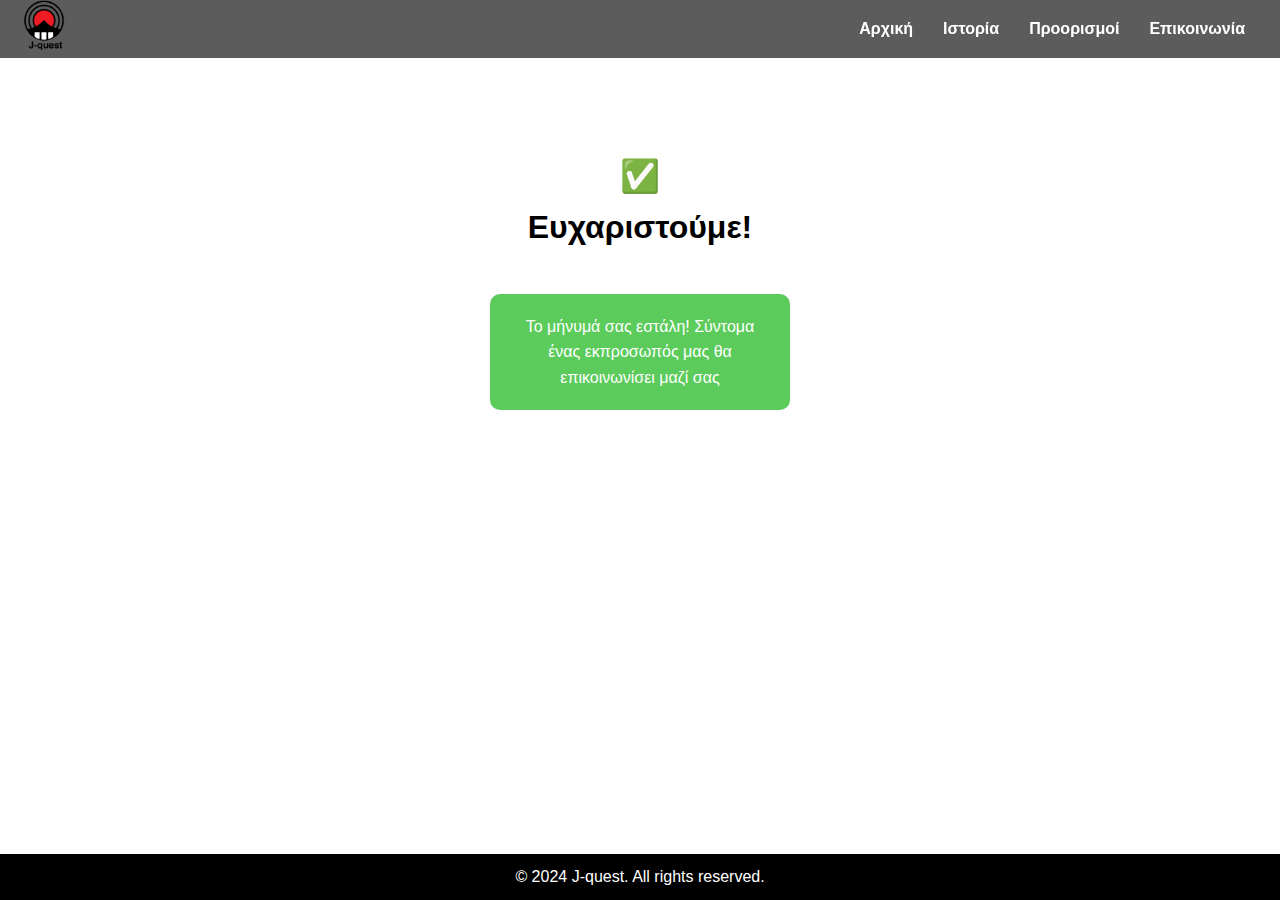
<file: submit.html>
<!DOCTYPE html>
<html lang="en">
<head>
    <meta charset="UTF-8">
    <meta name="viewport" content="width=device-width, initial-scale=1.0">
    <title>My Website</title>
    <link rel="stylesheet" href="style.css">
</head>
<body>
    <header>
        <nav>
            <div class="logo">
                <a href="index.html">
                <img src="./Untitled-1.png" alt="Logo">
                </a>
            </div>
            <ul class="menu">
                <li><a href="index.html">Αρχική</a></li>
                <li><a href="history.html">Ιστορία</a></li>
                <li><a href="#services">Προορισμοί</a></li>
                <li><a href="form.html">Επικοινωνία</a></li>
            </ul>
        </nav>
    </header>

    <main>
        <section id="home" class="content"> <br><br>
            <h1>✅</h1>
            <h1>Ευχαριστούμε!</h1> 
           
        </section>
        
        <section class="content">
            <div class="columns">
                <div class="column2">
                    
                    <p>Το μήνυμά σας εστάλη! Σύντομα ένας εκπροσωπός μας θα επικοινωνίσει μαζί σας</p>
                </div>
            </div>
        </section>

       
        
       

    </main>

    <footer>
        <p>&copy; 2024 J-quest. All rights reserved.</p>
    </footer>
</body>
</html>
</file>
<file: style.css>
* {
    margin: 0;
    padding: 0;
    box-sizing: border-box;
    
}

body {
    font-family: Arial, sans-serif;
    line-height: 1.6;
    display: flex;
    flex-direction: column;
    min-height: 100vh;
}

header {
    background: rgba(51, 51, 51, 0.8);
    color: #fff;
    padding: 1em 0;
    position: fixed; 
    width: 100%; 
    top: 0; 
    z-index: 1000; 
    display: flex;
    align-items: center; 
    padding: 0 20px; 
}

nav {
    display: flex;
    align-items: center;
    justify-content: space-between;
    width: 100%;
}

nav .logo img {
    height: 50px; 
    width: auto; 
}

nav .menu {
    display: flex;
    list-style: none;
    margin-left: auto; 
}

nav .menu li {
    margin: 0 15px;
}

nav .menu a {
    color: #fff;
    text-decoration: none;
    font-weight: bold;
    position: relative; 
}

nav .menu a::after {
    content: '';
    display: block;
    width: 0;
    height: 2px;
    background: red; 
    transition: width 0.3s;
    position: absolute;
    bottom: -5px; 
    left: 0;
}

nav .menu a:hover::after {
    width: 100%;
}

main {
    padding-top: 80px; 
    flex: 1; 
}

.content {
    padding: 20px;
    text-align: center;
}
.content2 {
    padding: 20px;
    text-align: center;
    background-color: black;
    color: white;
}

.columns {
    display: flex;
    flex-wrap: wrap;
    gap: 30px; 
    justify-content: center; 
}

.column {
    flex: 1;
    min-width: 200px; 
    max-width: 300px; 
    background: #000000;
    padding: 20px;
    border-radius: 10px;
    color: white;
}

.column2 {
    flex: 1;
    min-width: 200px; 
    max-width: 300px; 
    background: #06b006a8;
    padding: 20px;
    border-radius: 10px;
    color: white;
}

footer {
    background: #000000;
    color: #fff;
    text-align: center;
    padding: 10px 0;
   
    width: 100%;
    bottom: 0;
}
img{
    width:100%
}
.btn {
    background-color: #007BFF; 
    background-color: #e61414; 
    color: #fff; 
    border: none; 
    padding: 10px 20px; 
    border-radius: 20px; 
    cursor: pointer; 
    text-decoration: none; 
    font-size: 16px; 
    margin: 10px; 
    display: inline-block;
}

.btn:hover {
    background-color: #0056b3; 
    background-color: #000000; 
}

.buttons-section {
    text-align: center; 
    padding: 20px 0; 
    background: rgba(43, 43, 43, 0.8); 
    border-top: 1px solid #ddd; 
}
.img2{
    
    width: 20%;
    
}
.container3 {
    width: 100%;
    max-width: 500px; 
    padding: 20 20px;
    
    
}

.centered-form {
    background-color: #f3f3f3;
    padding: 20px;
    border-radius: 8px;
    box-shadow: 0px 0px 10px 0px rgba(0, 0, 0, 0.1);
}

.form-group {
    margin-bottom: 20px;
}

label {
    display:block;
    margin-bottom: 5px;
}

input[type="text"],
input[type="email"],
textarea {
    width: 100%;
    padding: 10px;
    border: 1px solid #ccc;
    border-radius: 4px;
}

button {
    background-color: #cf1d1d;
    color: #fff;
    border: none;
    padding: 10px 20px;
    cursor: pointer;
    border-radius: 4px;
    width: 100%;
}

button:hover {
    background-color: #000000;
}



.bg-img {
    
    background-image: url(./phone3.jpg);
  
    
    min-height: 520px;
    
    
    background-position: center;
    background-repeat: no-repeat;
    background-size: cover;
    position: relative;
  }
  
  
  .container4 {
    position: absolute;
    margin: 20px;
    max-width: 300px;
    padding: 16px;
    background-color: white;
  }
  
  

  
  
  .btn2 {
    background-color: #fe0000;
    color: white;
    padding: 16px 20px;
    border: none;
    cursor: pointer;
    width: 100%;
    opacity: 0.9;
  }
  
  .btn2:hover {
    opacity: 1;
  }

a{
    color: #ffffff;
    text-decoration: none;
    
}

.column4 {
    flex: 1;
    min-width: 200px; 
    max-width: 300px; 
    background: #ffffff;
    padding: 20px;
    border-radius: 10px;
    color: rgb(0, 0, 0);
    border-style: solid;
}
</file>
